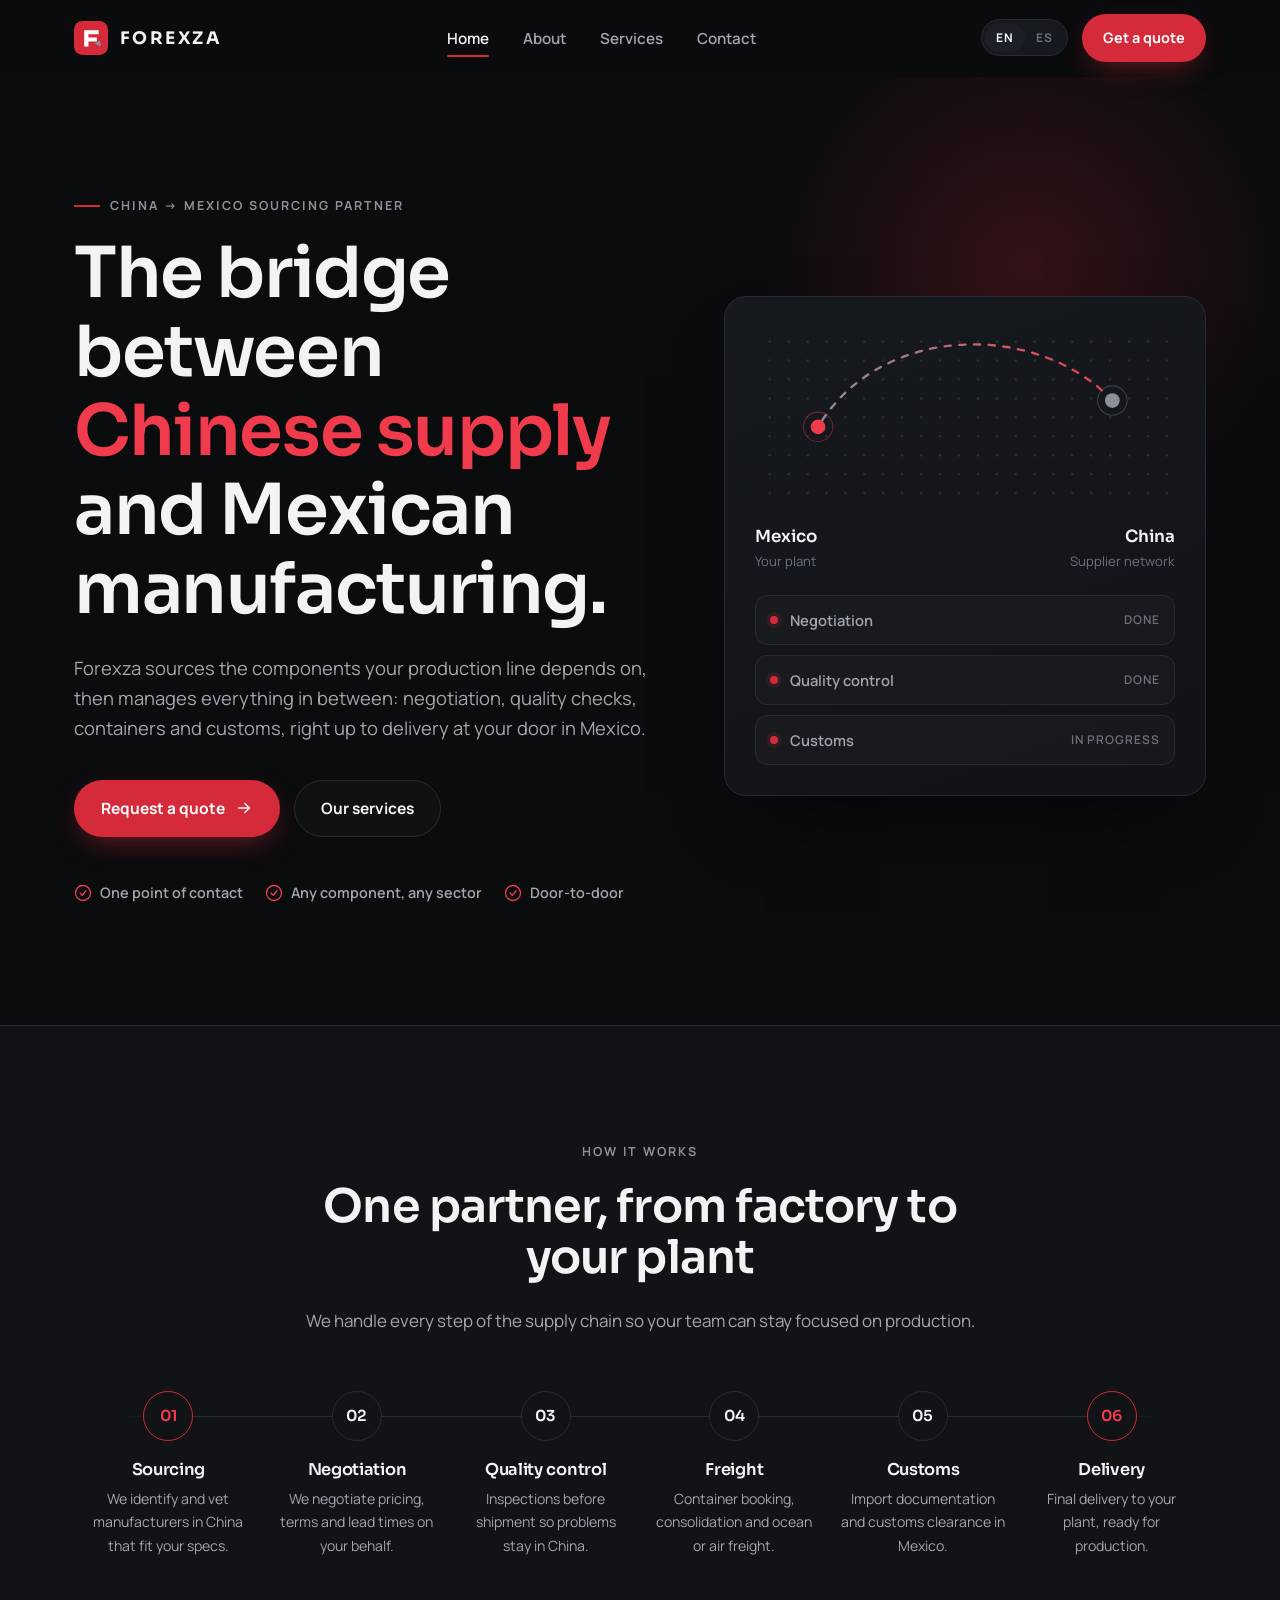
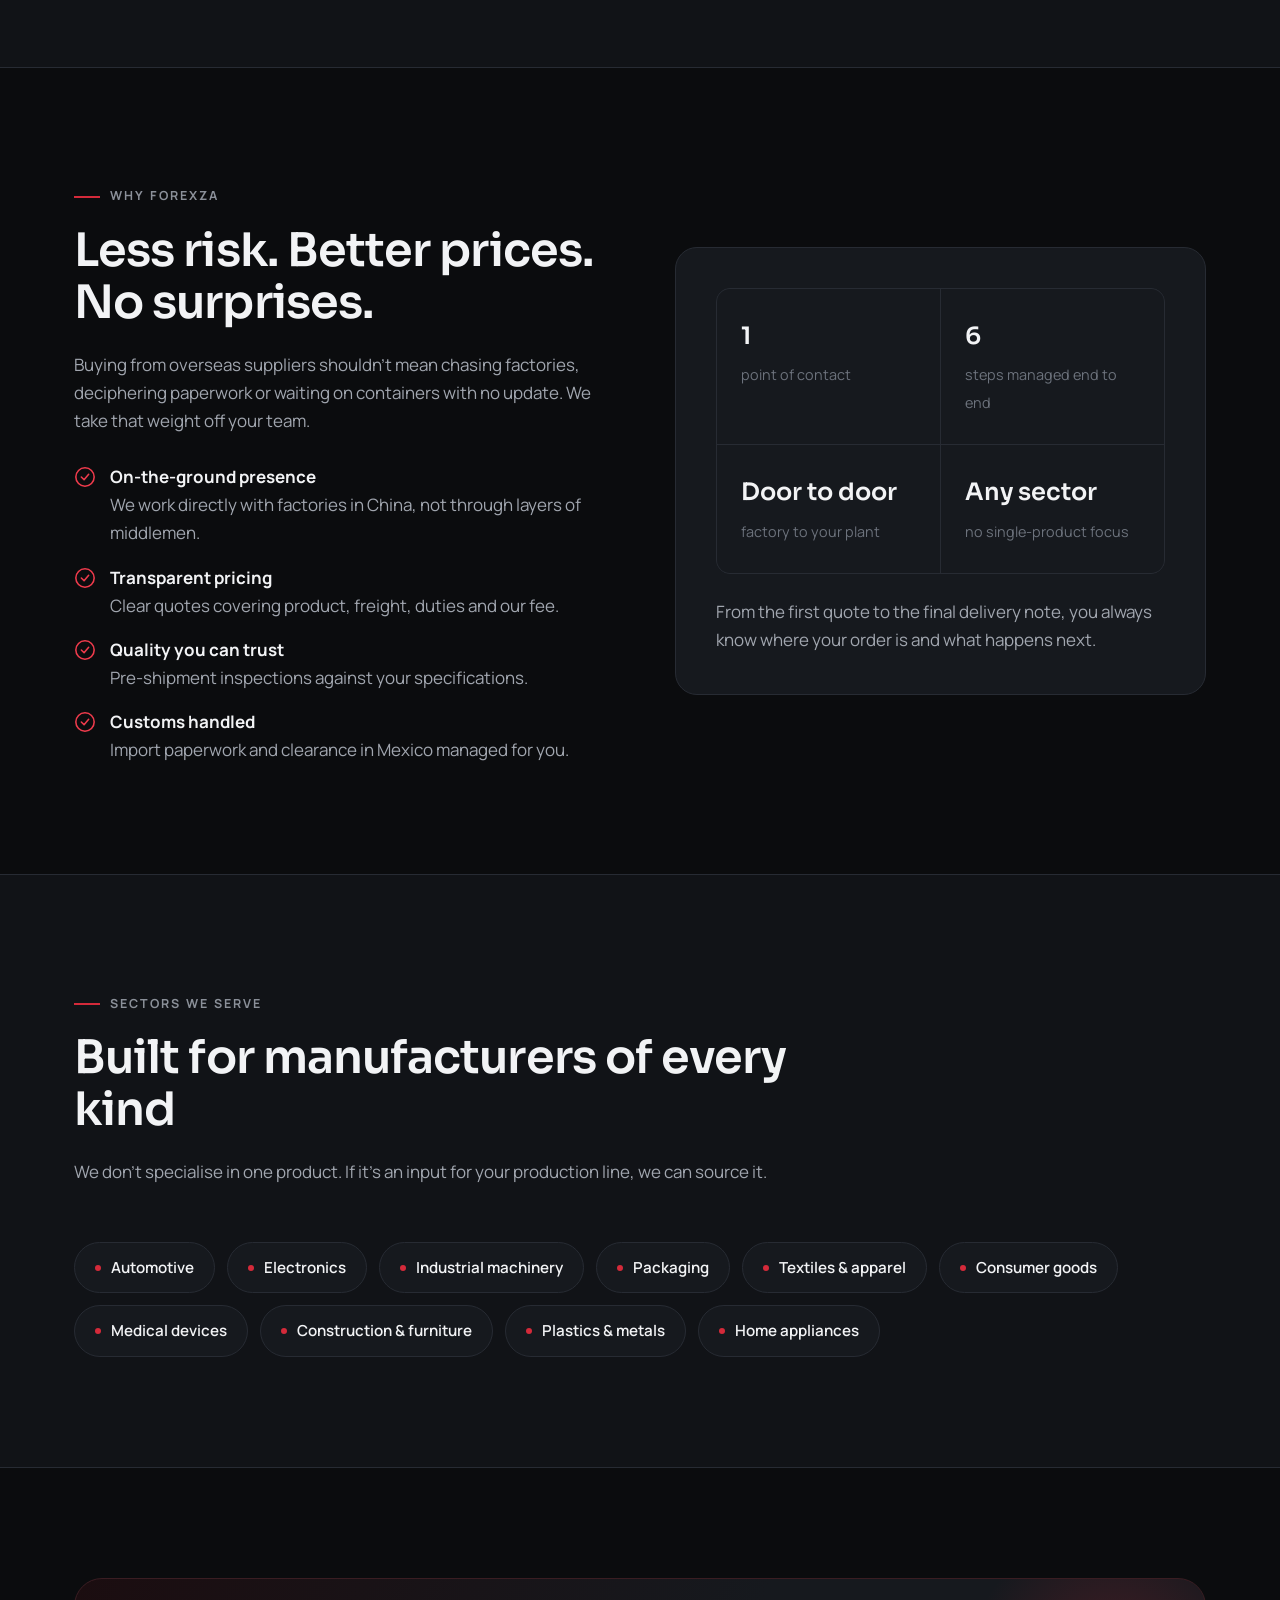
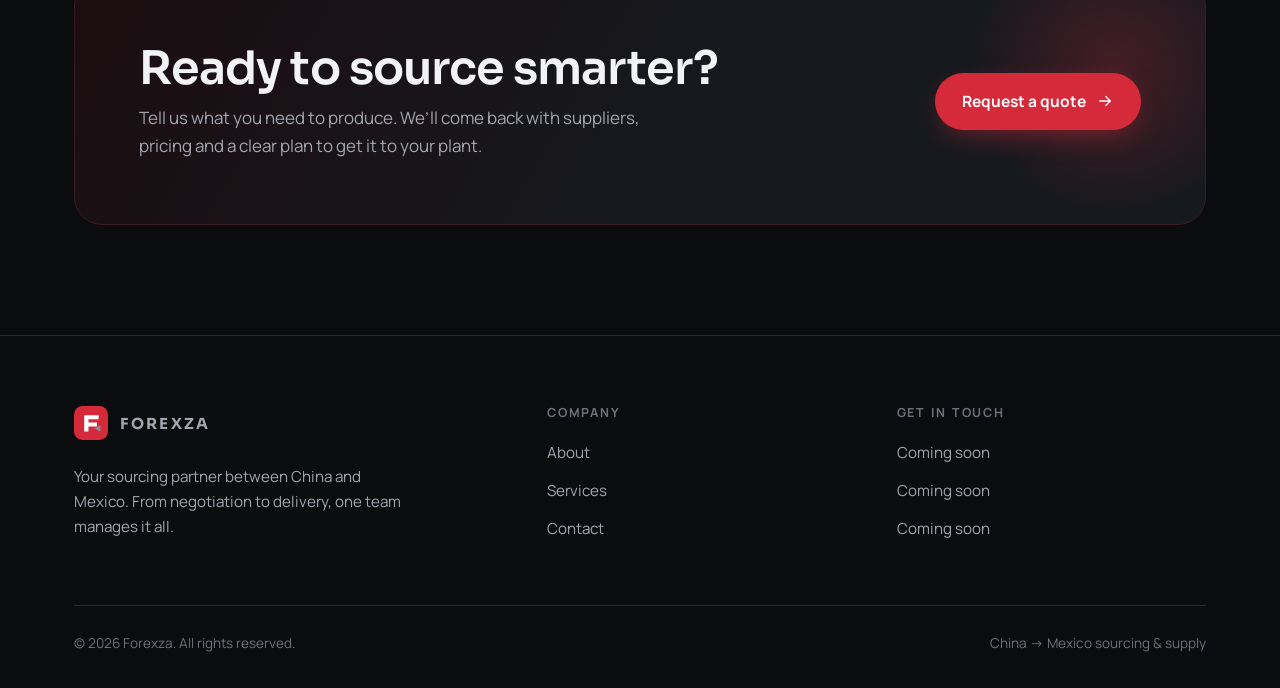
<file: index.html>
<!doctype html>
<html lang="en">
<head>
<meta charset="utf-8">
<meta name="viewport" content="width=device-width, initial-scale=1">
<title>Forexza | China to Mexico Sourcing & Supply</title>
<meta name="description" content="Forexza connects manufacturers in Mexico with suppliers in China, handling sourcing, price negotiation, quality control, freight, customs and delivery.">
<meta name="theme-color" content="#0b0c0e">
<meta property="og:title" content="Forexza | China to Mexico Sourcing & Supply">
<meta property="og:description" content="Forexza connects manufacturers in Mexico with suppliers in China, handling sourcing, price negotiation, quality control, freight, customs and delivery.">
<meta property="og:type" content="website">
<link rel="icon" href="/assets/favicon.svg" type="image/svg+xml">
<link rel="preconnect" href="https://fonts.googleapis.com">
<link rel="preconnect" href="https://fonts.gstatic.com" crossorigin>
<link href="https://fonts.googleapis.com/css2?family=Manrope:wght@400;500;600;700&family=Sora:wght@500;600;700&display=swap" rel="stylesheet">
<link rel="stylesheet" href="/assets/styles.css">
</head>
<body>
<header class="site-header">
  <div class="container nav">
    <a href="/" class="logo" aria-label="Forexza home"><svg class="logo-mark" viewBox="0 0 40 40" aria-hidden="true"><rect width="40" height="40" rx="10" fill="#d42a3a"/><path d="M12 11h17v4.5H17v4h10v4.5H17V30h-5z" fill="#fff"/><path d="M24 26.5 31 30v-7z" fill="#8b9099"/></svg><span class="word">FOREXZA</span></a>
    <ul class="nav-links" id="nav-links"><li><a href="/" class="active" data-i18n="nav.home">Home</a></li><li><a href="/about" class="" data-i18n="nav.about">About</a></li><li><a href="/services" class="" data-i18n="nav.services">Services</a></li><li><a href="/contact" class="" data-i18n="nav.contact">Contact</a></li></ul>
    <div class="nav-actions">
      <div class="lang-toggle" role="group" aria-label="Language">
        <button type="button" data-lang="en" class="on">EN</button><button type="button" data-lang="es">ES</button>
      </div>
      <a href="/contact" class="btn btn-primary"><span data-i18n="nav.cta">Get a quote</span></a>
      <button class="menu-btn" id="menu-btn" aria-label="Open menu" aria-expanded="false" aria-controls="nav-links"><svg viewBox="0 0 24 24" fill="none" stroke="currentColor" stroke-width="1.7" stroke-linecap="round" stroke-linejoin="round" aria-hidden="true"><path d="M4 7h16M4 12h16M4 17h16"/></svg></button>
    </div>
  </div>
</header>
<main>
<section class="hero">
  <div class="container hero-grid">
    <div class="reveal">
      <span class="eyebrow" data-i18n="home.eyebrow">China → Mexico sourcing partner</span>
      <h1 data-i18n-html="home.h1">The bridge between <span class="accent">Chinese supply</span> and Mexican manufacturing.</h1>
      <p class="lead" data-i18n="home.lead">Forexza sources the components your production line depends on, then manages everything in between: negotiation, quality checks, containers and customs, right up to delivery at your door in Mexico.</p>
      <div class="btn-row">
        <a href="/contact" class="btn btn-primary"><span data-i18n="home.cta1">Request a quote</span> <svg viewBox="0 0 24 24" fill="none" stroke="currentColor" stroke-width="1.7" stroke-linecap="round" stroke-linejoin="round" aria-hidden="true"><path d="M5 12h14"/><path d="m13 6 6 6-6 6"/></svg></a>
        <a href="/services" class="btn btn-ghost"><span data-i18n="home.cta2">Our services</span></a>
      </div>
      <div class="hero-badges">
        <span><svg viewBox="0 0 24 24" fill="none" stroke="currentColor" stroke-width="1.7" stroke-linecap="round" stroke-linejoin="round" aria-hidden="true"><circle cx="12" cy="12" r="10"/><path d="m8 12 3 3 5-6"/></svg><span data-i18n="home.b1">One point of contact</span></span>
        <span><svg viewBox="0 0 24 24" fill="none" stroke="currentColor" stroke-width="1.7" stroke-linecap="round" stroke-linejoin="round" aria-hidden="true"><circle cx="12" cy="12" r="10"/><path d="m8 12 3 3 5-6"/></svg><span data-i18n="home.b2">Any component, any sector</span></span>
        <span><svg viewBox="0 0 24 24" fill="none" stroke="currentColor" stroke-width="1.7" stroke-linecap="round" stroke-linejoin="round" aria-hidden="true"><circle cx="12" cy="12" r="10"/><path d="m8 12 3 3 5-6"/></svg><span data-i18n="home.b3">Door-to-door</span></span>
      </div>
    </div>
    <div class="route-card reveal" aria-hidden="true">
      <svg class="route-svg" viewBox="0 0 400 170" fill="none">
        <defs><linearGradient id="rg" x1="0" x2="1"><stop offset="0" stop-color="#8b9099"/><stop offset="1" stop-color="#ef3b4c"/></linearGradient></defs>
        <g fill="#272b33"><circle cx="14" cy="14" r="1.4"/><circle cx="14" cy="32" r="1.4"/><circle cx="14" cy="50" r="1.4"/><circle cx="14" cy="68" r="1.4"/><circle cx="14" cy="86" r="1.4"/><circle cx="14" cy="104" r="1.4"/><circle cx="14" cy="122" r="1.4"/><circle cx="14" cy="140" r="1.4"/><circle cx="14" cy="158" r="1.4"/><circle cx="32" cy="14" r="1.4"/><circle cx="32" cy="32" r="1.4"/><circle cx="32" cy="50" r="1.4"/><circle cx="32" cy="68" r="1.4"/><circle cx="32" cy="86" r="1.4"/><circle cx="32" cy="104" r="1.4"/><circle cx="32" cy="122" r="1.4"/><circle cx="32" cy="140" r="1.4"/><circle cx="32" cy="158" r="1.4"/><circle cx="50" cy="14" r="1.4"/><circle cx="50" cy="32" r="1.4"/><circle cx="50" cy="50" r="1.4"/><circle cx="50" cy="68" r="1.4"/><circle cx="50" cy="86" r="1.4"/><circle cx="50" cy="104" r="1.4"/><circle cx="50" cy="122" r="1.4"/><circle cx="50" cy="140" r="1.4"/><circle cx="50" cy="158" r="1.4"/><circle cx="68" cy="14" r="1.4"/><circle cx="68" cy="32" r="1.4"/><circle cx="68" cy="50" r="1.4"/><circle cx="68" cy="68" r="1.4"/><circle cx="68" cy="86" r="1.4"/><circle cx="68" cy="104" r="1.4"/><circle cx="68" cy="122" r="1.4"/><circle cx="68" cy="140" r="1.4"/><circle cx="68" cy="158" r="1.4"/><circle cx="86" cy="14" r="1.4"/><circle cx="86" cy="32" r="1.4"/><circle cx="86" cy="50" r="1.4"/><circle cx="86" cy="68" r="1.4"/><circle cx="86" cy="86" r="1.4"/><circle cx="86" cy="104" r="1.4"/><circle cx="86" cy="122" r="1.4"/><circle cx="86" cy="140" r="1.4"/><circle cx="86" cy="158" r="1.4"/><circle cx="104" cy="14" r="1.4"/><circle cx="104" cy="32" r="1.4"/><circle cx="104" cy="50" r="1.4"/><circle cx="104" cy="68" r="1.4"/><circle cx="104" cy="86" r="1.4"/><circle cx="104" cy="104" r="1.4"/><circle cx="104" cy="122" r="1.4"/><circle cx="104" cy="140" r="1.4"/><circle cx="104" cy="158" r="1.4"/><circle cx="122" cy="14" r="1.4"/><circle cx="122" cy="32" r="1.4"/><circle cx="122" cy="50" r="1.4"/><circle cx="122" cy="68" r="1.4"/><circle cx="122" cy="86" r="1.4"/><circle cx="122" cy="104" r="1.4"/><circle cx="122" cy="122" r="1.4"/><circle cx="122" cy="140" r="1.4"/><circle cx="122" cy="158" r="1.4"/><circle cx="140" cy="14" r="1.4"/><circle cx="140" cy="32" r="1.4"/><circle cx="140" cy="50" r="1.4"/><circle cx="140" cy="68" r="1.4"/><circle cx="140" cy="86" r="1.4"/><circle cx="140" cy="104" r="1.4"/><circle cx="140" cy="122" r="1.4"/><circle cx="140" cy="140" r="1.4"/><circle cx="140" cy="158" r="1.4"/><circle cx="158" cy="14" r="1.4"/><circle cx="158" cy="32" r="1.4"/><circle cx="158" cy="50" r="1.4"/><circle cx="158" cy="68" r="1.4"/><circle cx="158" cy="86" r="1.4"/><circle cx="158" cy="104" r="1.4"/><circle cx="158" cy="122" r="1.4"/><circle cx="158" cy="140" r="1.4"/><circle cx="158" cy="158" r="1.4"/><circle cx="176" cy="14" r="1.4"/><circle cx="176" cy="32" r="1.4"/><circle cx="176" cy="50" r="1.4"/><circle cx="176" cy="68" r="1.4"/><circle cx="176" cy="86" r="1.4"/><circle cx="176" cy="104" r="1.4"/><circle cx="176" cy="122" r="1.4"/><circle cx="176" cy="140" r="1.4"/><circle cx="176" cy="158" r="1.4"/><circle cx="194" cy="14" r="1.4"/><circle cx="194" cy="32" r="1.4"/><circle cx="194" cy="50" r="1.4"/><circle cx="194" cy="68" r="1.4"/><circle cx="194" cy="86" r="1.4"/><circle cx="194" cy="104" r="1.4"/><circle cx="194" cy="122" r="1.4"/><circle cx="194" cy="140" r="1.4"/><circle cx="194" cy="158" r="1.4"/><circle cx="212" cy="14" r="1.4"/><circle cx="212" cy="32" r="1.4"/><circle cx="212" cy="50" r="1.4"/><circle cx="212" cy="68" r="1.4"/><circle cx="212" cy="86" r="1.4"/><circle cx="212" cy="104" r="1.4"/><circle cx="212" cy="122" r="1.4"/><circle cx="212" cy="140" r="1.4"/><circle cx="212" cy="158" r="1.4"/><circle cx="230" cy="14" r="1.4"/><circle cx="230" cy="32" r="1.4"/><circle cx="230" cy="50" r="1.4"/><circle cx="230" cy="68" r="1.4"/><circle cx="230" cy="86" r="1.4"/><circle cx="230" cy="104" r="1.4"/><circle cx="230" cy="122" r="1.4"/><circle cx="230" cy="140" r="1.4"/><circle cx="230" cy="158" r="1.4"/><circle cx="248" cy="14" r="1.4"/><circle cx="248" cy="32" r="1.4"/><circle cx="248" cy="50" r="1.4"/><circle cx="248" cy="68" r="1.4"/><circle cx="248" cy="86" r="1.4"/><circle cx="248" cy="104" r="1.4"/><circle cx="248" cy="122" r="1.4"/><circle cx="248" cy="140" r="1.4"/><circle cx="248" cy="158" r="1.4"/><circle cx="266" cy="14" r="1.4"/><circle cx="266" cy="32" r="1.4"/><circle cx="266" cy="50" r="1.4"/><circle cx="266" cy="68" r="1.4"/><circle cx="266" cy="86" r="1.4"/><circle cx="266" cy="104" r="1.4"/><circle cx="266" cy="122" r="1.4"/><circle cx="266" cy="140" r="1.4"/><circle cx="266" cy="158" r="1.4"/><circle cx="284" cy="14" r="1.4"/><circle cx="284" cy="32" r="1.4"/><circle cx="284" cy="50" r="1.4"/><circle cx="284" cy="68" r="1.4"/><circle cx="284" cy="86" r="1.4"/><circle cx="284" cy="104" r="1.4"/><circle cx="284" cy="122" r="1.4"/><circle cx="284" cy="140" r="1.4"/><circle cx="284" cy="158" r="1.4"/><circle cx="302" cy="14" r="1.4"/><circle cx="302" cy="32" r="1.4"/><circle cx="302" cy="50" r="1.4"/><circle cx="302" cy="68" r="1.4"/><circle cx="302" cy="86" r="1.4"/><circle cx="302" cy="104" r="1.4"/><circle cx="302" cy="122" r="1.4"/><circle cx="302" cy="140" r="1.4"/><circle cx="302" cy="158" r="1.4"/><circle cx="320" cy="14" r="1.4"/><circle cx="320" cy="32" r="1.4"/><circle cx="320" cy="50" r="1.4"/><circle cx="320" cy="68" r="1.4"/><circle cx="320" cy="86" r="1.4"/><circle cx="320" cy="104" r="1.4"/><circle cx="320" cy="122" r="1.4"/><circle cx="320" cy="140" r="1.4"/><circle cx="320" cy="158" r="1.4"/><circle cx="338" cy="14" r="1.4"/><circle cx="338" cy="32" r="1.4"/><circle cx="338" cy="50" r="1.4"/><circle cx="338" cy="68" r="1.4"/><circle cx="338" cy="86" r="1.4"/><circle cx="338" cy="104" r="1.4"/><circle cx="338" cy="122" r="1.4"/><circle cx="338" cy="140" r="1.4"/><circle cx="338" cy="158" r="1.4"/><circle cx="356" cy="14" r="1.4"/><circle cx="356" cy="32" r="1.4"/><circle cx="356" cy="50" r="1.4"/><circle cx="356" cy="68" r="1.4"/><circle cx="356" cy="86" r="1.4"/><circle cx="356" cy="104" r="1.4"/><circle cx="356" cy="122" r="1.4"/><circle cx="356" cy="140" r="1.4"/><circle cx="356" cy="158" r="1.4"/><circle cx="374" cy="14" r="1.4"/><circle cx="374" cy="32" r="1.4"/><circle cx="374" cy="50" r="1.4"/><circle cx="374" cy="68" r="1.4"/><circle cx="374" cy="86" r="1.4"/><circle cx="374" cy="104" r="1.4"/><circle cx="374" cy="122" r="1.4"/><circle cx="374" cy="140" r="1.4"/><circle cx="374" cy="158" r="1.4"/><circle cx="392" cy="14" r="1.4"/><circle cx="392" cy="32" r="1.4"/><circle cx="392" cy="50" r="1.4"/><circle cx="392" cy="68" r="1.4"/><circle cx="392" cy="86" r="1.4"/><circle cx="392" cy="104" r="1.4"/><circle cx="392" cy="122" r="1.4"/><circle cx="392" cy="140" r="1.4"/><circle cx="392" cy="158" r="1.4"/></g>
        <path class="route-path" d="M340 70 C 270 -5, 120 -5, 60 95" stroke="url(#rg)" stroke-width="2.2" stroke-linecap="round"/>
        <circle cx="340" cy="70" r="7" fill="#8b9099"/><circle cx="340" cy="70" r="14" stroke="#8b9099" stroke-opacity=".35"/>
        <circle cx="60" cy="95" r="7" fill="#ef3b4c"/><circle cx="60" cy="95" r="14" stroke="#ef3b4c" stroke-opacity=".4"/>
      </svg>
      <div class="route-legend">
        <div><strong data-i18n="home.mx">Mexico</strong><span data-i18n="home.mx.s">Your plant</span></div>
        <div style="text-align:right"><strong data-i18n="home.cn">China</strong><span data-i18n="home.cn.s">Supplier network</span></div>
      </div>
      <div class="route-steps">
        <div class="route-step"><i></i><span data-i18n="home.s2.h">Negotiation</span><em data-i18n="home.r1">Done</em></div>
        <div class="route-step"><i></i><span data-i18n="home.s3.h">Quality control</span><em data-i18n="home.r1">Done</em></div>
        <div class="route-step"><i></i><span data-i18n="home.s5.h">Customs</span><em data-i18n="home.r2">In progress</em></div>
      </div>
    </div>
  </div>
</section>

<section class="section section-alt">
  <div class="container">
    <div class="section-head center reveal">
      <span class="eyebrow" data-i18n="home.proc.e">How it works</span>
      <h2 data-i18n="home.proc.h">One partner, from factory to your plant</h2>
      <p data-i18n="home.proc.p">We handle every step of the supply chain so your team can stay focused on production.</p>
    </div>
    <div class="process"><div class="process-step reveal"><div class="dot">01</div><h3 data-i18n="home.s1.h">Sourcing</h3><p data-i18n="home.s1.p">We identify and vet manufacturers in China that fit your specs.</p></div><div class="process-step reveal"><div class="dot">02</div><h3 data-i18n="home.s2.h">Negotiation</h3><p data-i18n="home.s2.p">We negotiate pricing, terms and lead times on your behalf.</p></div><div class="process-step reveal"><div class="dot">03</div><h3 data-i18n="home.s3.h">Quality control</h3><p data-i18n="home.s3.p">Inspections before shipment so problems stay in China.</p></div><div class="process-step reveal"><div class="dot">04</div><h3 data-i18n="home.s4.h">Freight</h3><p data-i18n="home.s4.p">Container booking, consolidation and ocean or air freight.</p></div><div class="process-step reveal"><div class="dot">05</div><h3 data-i18n="home.s5.h">Customs</h3><p data-i18n="home.s5.p">Import documentation and customs clearance in Mexico.</p></div><div class="process-step reveal"><div class="dot">06</div><h3 data-i18n="home.s6.h">Delivery</h3><p data-i18n="home.s6.p">Final delivery to your plant, ready for production.</p></div></div>
  </div>
</section>

<section class="section">
  <div class="container split">
    <div class="reveal">
      <span class="eyebrow" data-i18n="home.why.e">Why Forexza</span>
      <h2 data-i18n="home.why.h">Less risk. Better prices. No surprises.</h2>
      <p data-i18n="home.why.p">Buying from overseas suppliers shouldn’t mean chasing factories, deciphering paperwork or waiting on containers with no update. We take that weight off your team.</p>
      <ul class="checklist">
        <li><svg viewBox="0 0 24 24" fill="none" stroke="currentColor" stroke-width="1.7" stroke-linecap="round" stroke-linejoin="round" aria-hidden="true"><circle cx="12" cy="12" r="10"/><path d="m8 12 3 3 5-6"/></svg><div><strong data-i18n="home.w1.h">On-the-ground presence</strong><span data-i18n="home.w1.p">We work directly with factories in China, not through layers of middlemen.</span></div></li>
        <li><svg viewBox="0 0 24 24" fill="none" stroke="currentColor" stroke-width="1.7" stroke-linecap="round" stroke-linejoin="round" aria-hidden="true"><circle cx="12" cy="12" r="10"/><path d="m8 12 3 3 5-6"/></svg><div><strong data-i18n="home.w2.h">Transparent pricing</strong><span data-i18n="home.w2.p">Clear quotes covering product, freight, duties and our fee.</span></div></li>
        <li><svg viewBox="0 0 24 24" fill="none" stroke="currentColor" stroke-width="1.7" stroke-linecap="round" stroke-linejoin="round" aria-hidden="true"><circle cx="12" cy="12" r="10"/><path d="m8 12 3 3 5-6"/></svg><div><strong data-i18n="home.w3.h">Quality you can trust</strong><span data-i18n="home.w3.p">Pre-shipment inspections against your specifications.</span></div></li>
        <li><svg viewBox="0 0 24 24" fill="none" stroke="currentColor" stroke-width="1.7" stroke-linecap="round" stroke-linejoin="round" aria-hidden="true"><circle cx="12" cy="12" r="10"/><path d="m8 12 3 3 5-6"/></svg><div><strong data-i18n="home.w4.h">Customs handled</strong><span data-i18n="home.w4.p">Import paperwork and clearance in Mexico managed for you.</span></div></li>
      </ul>
    </div>
    <div class="panel reveal">
      <div class="panel-stat">
        <div><strong>1</strong><span data-i18n="home.st1">point of contact</span></div>
        <div><strong>6</strong><span data-i18n="home.st2">steps managed end to end</span></div>
        <div><strong data-i18n="home.st3b">Door to door</strong><span data-i18n="home.st3">factory to your plant</span></div>
        <div><strong data-i18n="home.st4b">Any sector</strong><span data-i18n="home.st4">no single-product focus</span></div>
      </div>
      <p data-i18n="home.panel.p">From the first quote to the final delivery note, you always know where your order is and what happens next.</p>
    </div>
  </div>
</section>

<section class="section section-alt">
  <div class="container">
    <div class="section-head reveal">
      <span class="eyebrow" data-i18n="home.sec.e">Sectors we serve</span>
      <h2 data-i18n="home.sec.h">Built for manufacturers of every kind</h2>
      <p data-i18n="home.sec.p">We don’t specialise in one product. If it’s an input for your production line, we can source it.</p>
    </div>
    <div class="sectors reveal"><span class="chip"><i></i><span data-i18n="sec.0">Automotive</span></span><span class="chip"><i></i><span data-i18n="sec.1">Electronics</span></span><span class="chip"><i></i><span data-i18n="sec.2">Industrial machinery</span></span><span class="chip"><i></i><span data-i18n="sec.3">Packaging</span></span><span class="chip"><i></i><span data-i18n="sec.4">Textiles &amp; apparel</span></span><span class="chip"><i></i><span data-i18n="sec.5">Consumer goods</span></span><span class="chip"><i></i><span data-i18n="sec.6">Medical devices</span></span><span class="chip"><i></i><span data-i18n="sec.7">Construction &amp; furniture</span></span><span class="chip"><i></i><span data-i18n="sec.8">Plastics &amp; metals</span></span><span class="chip"><i></i><span data-i18n="sec.9">Home appliances</span></span></div>
  </div>
</section>

<div style="height:110px"></div>
<section class="section" style="padding-top:0">
  <div class="container">
    <div class="cta-band reveal">
      <div>
        <h2 data-i18n="cta.h">Ready to source smarter?</h2>
        <p data-i18n="cta.p">Tell us what you need to produce. We’ll come back with suppliers, pricing and a clear plan to get it to your plant.</p>
      </div>
      <a href="/contact" class="btn btn-primary"><span data-i18n="cta.btn">Request a quote</span> <svg viewBox="0 0 24 24" fill="none" stroke="currentColor" stroke-width="1.7" stroke-linecap="round" stroke-linejoin="round" aria-hidden="true"><path d="M5 12h14"/><path d="m13 6 6 6-6 6"/></svg></a>
    </div>
  </div>
</section>

</main>
<footer class="site-footer">
  <div class="container">
    <div class="footer-grid">
      <div>
        <a href="/" class="logo"><svg class="logo-mark" viewBox="0 0 40 40" aria-hidden="true"><rect width="40" height="40" rx="10" fill="#d42a3a"/><path d="M12 11h17v4.5H17v4h10v4.5H17V30h-5z" fill="#fff"/><path d="M24 26.5 31 30v-7z" fill="#8b9099"/></svg><span class="word">FOREXZA</span></a>
        <p data-i18n="ft.blurb">Your sourcing partner between China and Mexico. From negotiation to delivery, one team manages it all.</p>
      </div>
      <div>
        <h4 data-i18n="ft.company">Company</h4>
        <ul>
          <li><a href="/about" data-i18n="nav.about">About</a></li>
          <li><a href="/services" data-i18n="nav.services">Services</a></li>
          <li><a href="/contact" data-i18n="nav.contact">Contact</a></li>
        </ul>
      </div>
      <div>
        <h4 data-i18n="ft.reach">Get in touch</h4>
        <ul>
          <li><a data-config="email" href="#">—</a></li>
          <li><a data-config="phone" href="#">—</a></li>
          <li><span data-config="location" style="color:var(--muted);font-size:.95rem">—</span></li>
        </ul>
      </div>
    </div>
    <div class="footer-bottom">
      <span>© <span id="year">2026</span> Forexza. <span data-i18n="ft.rights">All rights reserved.</span></span>
      <span><span data-i18n="ft.tag">China → Mexico sourcing &amp; supply</span></span>
    </div>
  </div>
</footer>
<script src="/assets/config.js"></script>
<script src="/assets/i18n.js"></script>
<script src="/assets/main.js"></script>
</body>
</html>
</file>
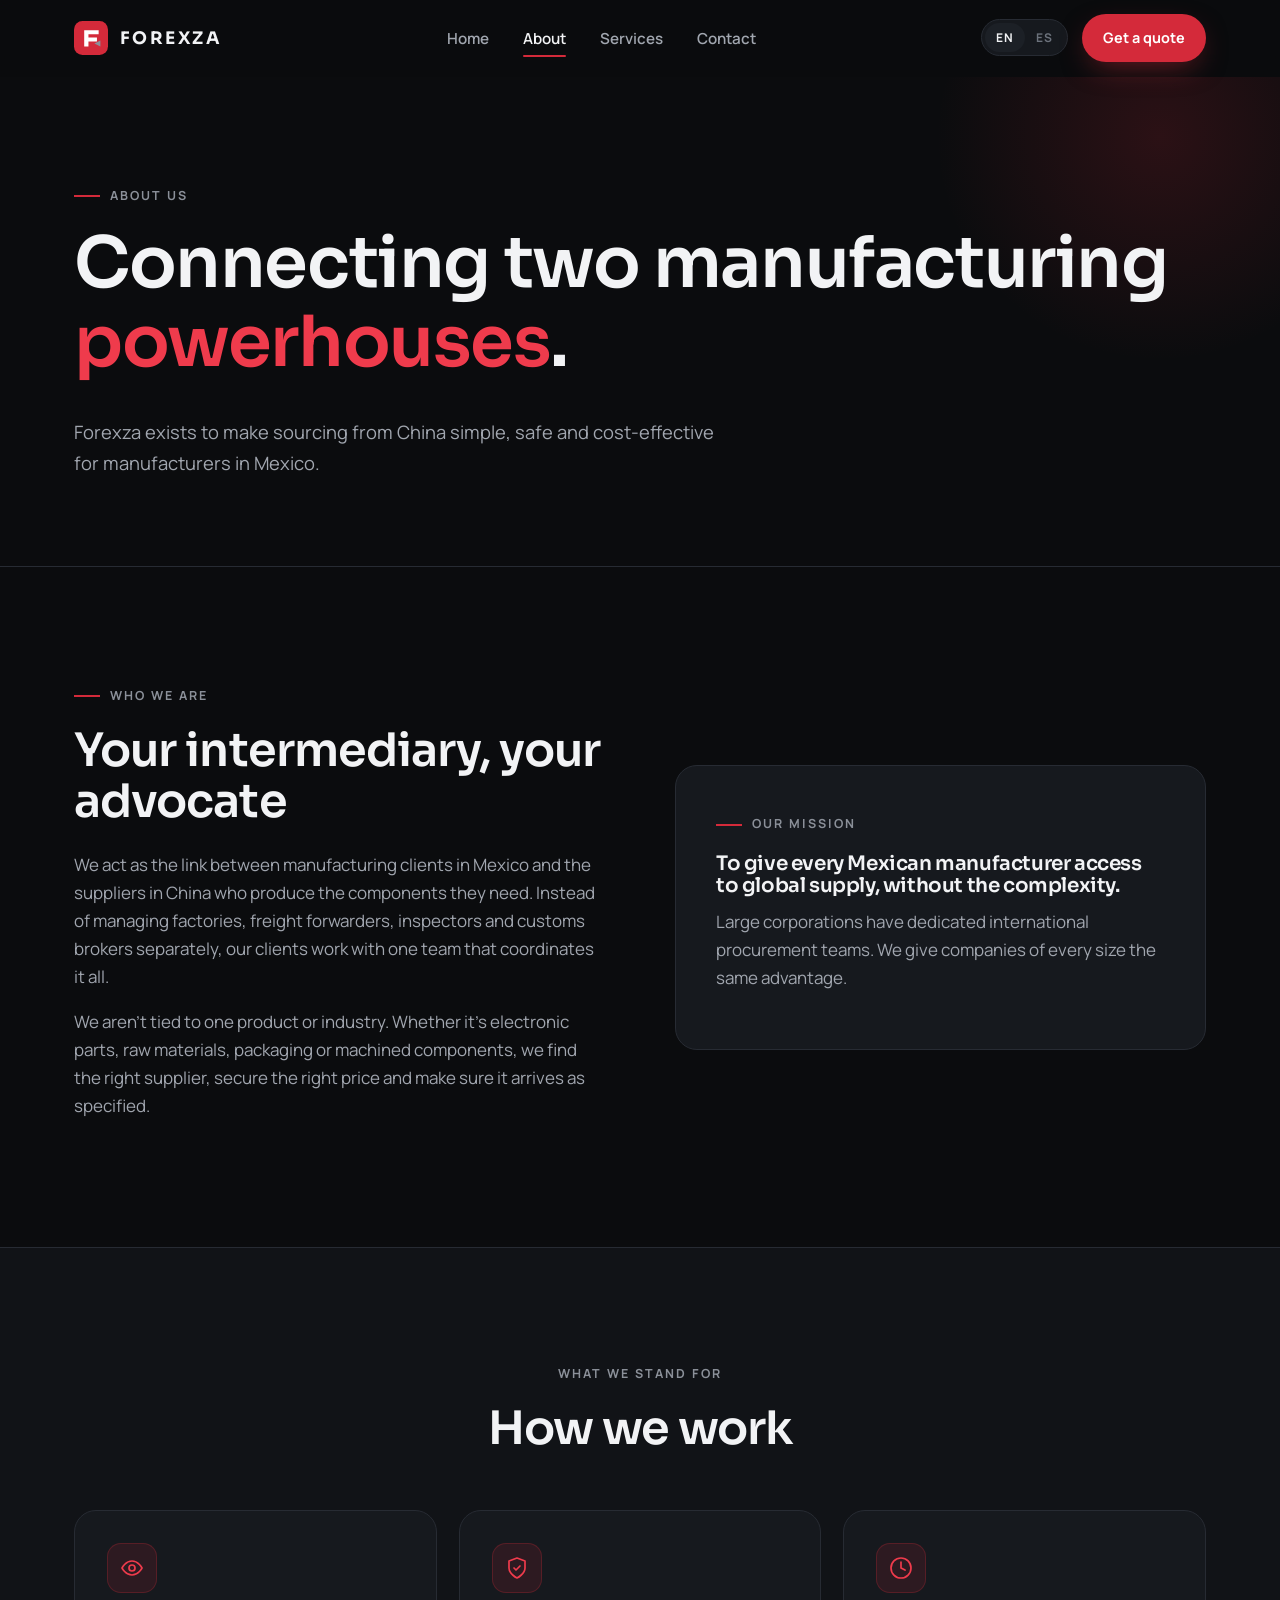
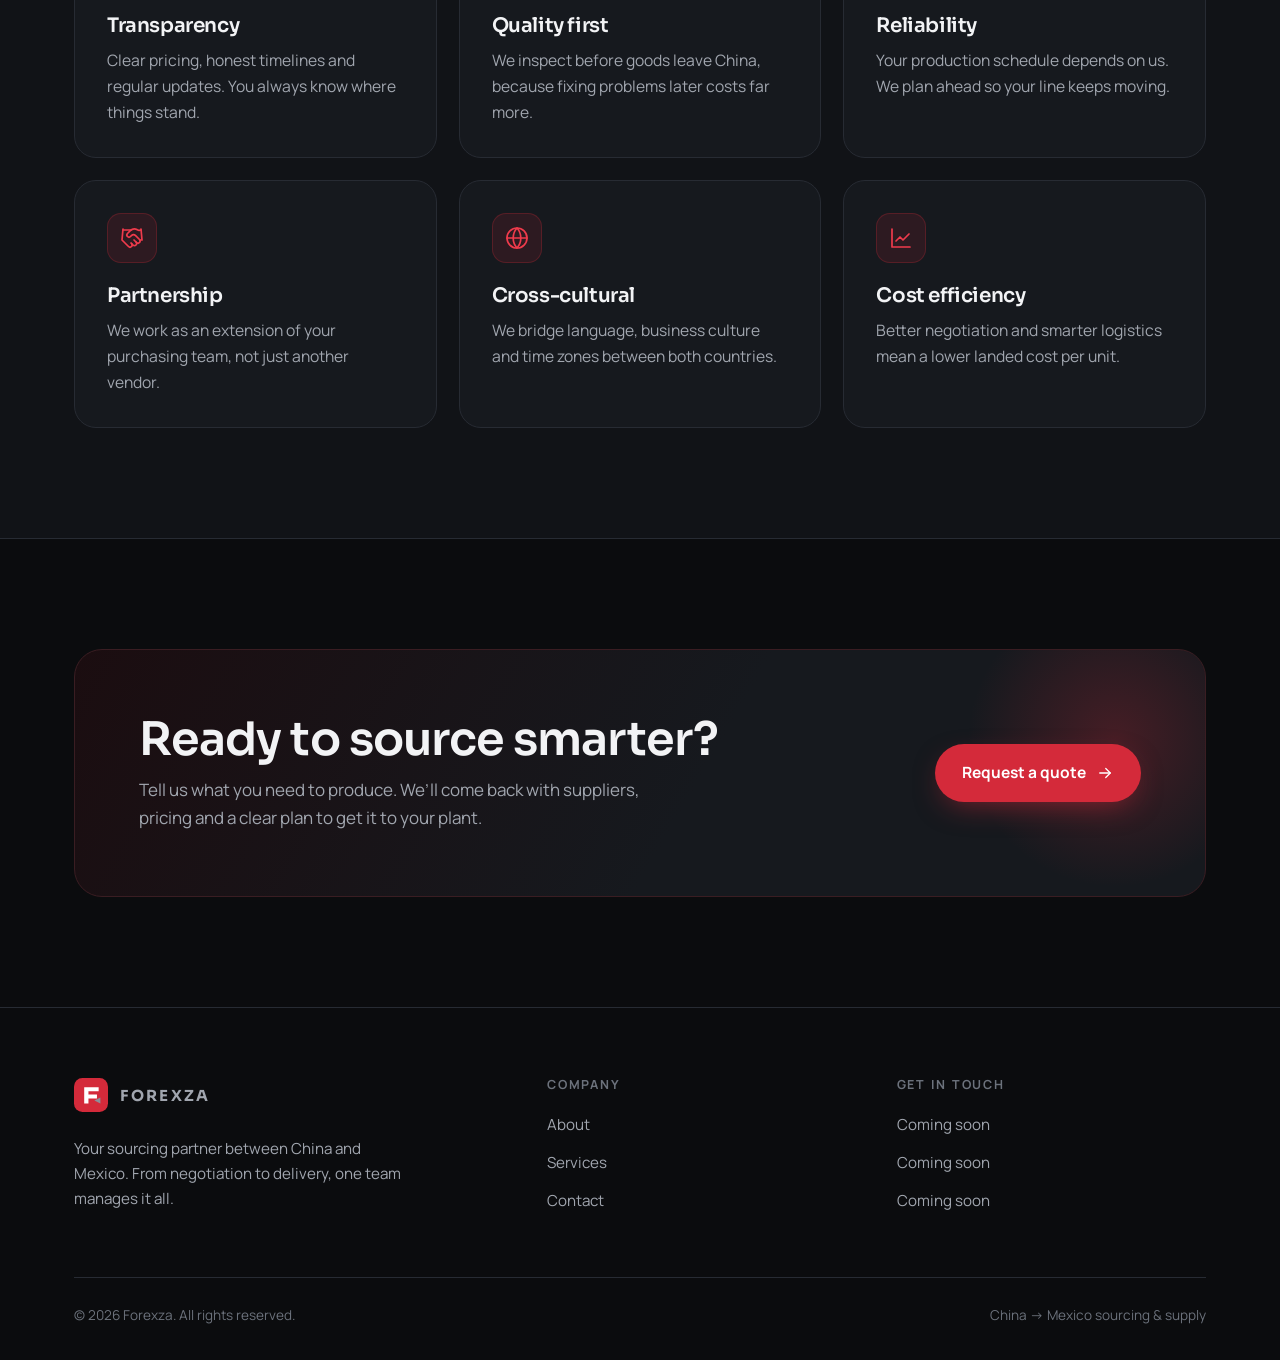
<file: about.html>
<!doctype html>
<html lang="en">
<head>
<meta charset="utf-8">
<meta name="viewport" content="width=device-width, initial-scale=1">
<title>About | Forexza</title>
<meta name="description" content="Who we are: Forexza is the intermediary between Mexican manufacturers and Chinese suppliers.">
<meta name="theme-color" content="#0b0c0e">
<meta property="og:title" content="About | Forexza">
<meta property="og:description" content="Who we are: Forexza is the intermediary between Mexican manufacturers and Chinese suppliers.">
<meta property="og:type" content="website">
<link rel="icon" href="/assets/favicon.svg" type="image/svg+xml">
<link rel="preconnect" href="https://fonts.googleapis.com">
<link rel="preconnect" href="https://fonts.gstatic.com" crossorigin>
<link href="https://fonts.googleapis.com/css2?family=Manrope:wght@400;500;600;700&family=Sora:wght@500;600;700&display=swap" rel="stylesheet">
<link rel="stylesheet" href="/assets/styles.css">
</head>
<body>
<header class="site-header">
  <div class="container nav">
    <a href="/" class="logo" aria-label="Forexza home"><svg class="logo-mark" viewBox="0 0 40 40" aria-hidden="true"><rect width="40" height="40" rx="10" fill="#d42a3a"/><path d="M12 11h17v4.5H17v4h10v4.5H17V30h-5z" fill="#fff"/><path d="M24 26.5 31 30v-7z" fill="#8b9099"/></svg><span class="word">FOREXZA</span></a>
    <ul class="nav-links" id="nav-links"><li><a href="/" class="" data-i18n="nav.home">Home</a></li><li><a href="/about" class="active" data-i18n="nav.about">About</a></li><li><a href="/services" class="" data-i18n="nav.services">Services</a></li><li><a href="/contact" class="" data-i18n="nav.contact">Contact</a></li></ul>
    <div class="nav-actions">
      <div class="lang-toggle" role="group" aria-label="Language">
        <button type="button" data-lang="en" class="on">EN</button><button type="button" data-lang="es">ES</button>
      </div>
      <a href="/contact" class="btn btn-primary"><span data-i18n="nav.cta">Get a quote</span></a>
      <button class="menu-btn" id="menu-btn" aria-label="Open menu" aria-expanded="false" aria-controls="nav-links"><svg viewBox="0 0 24 24" fill="none" stroke="currentColor" stroke-width="1.7" stroke-linecap="round" stroke-linejoin="round" aria-hidden="true"><path d="M4 7h16M4 12h16M4 17h16"/></svg></button>
    </div>
  </div>
</header>
<main>
<section class="page-hero">
  <div class="container">
    <span class="eyebrow" data-i18n="ab.eyebrow">About us</span>
    <h1 data-i18n-html="ab.h1">Connecting two manufacturing <span class="accent">powerhouses</span>.</h1>
    <p class="lead" data-i18n="ab.lead">Forexza exists to make sourcing from China simple, safe and cost-effective for manufacturers in Mexico.</p>
  </div>
</section>

<section class="section">
  <div class="container split">
    <div class="reveal">
      <span class="eyebrow" data-i18n="ab.who.e">Who we are</span>
      <h2 data-i18n="ab.who.h">Your intermediary, your advocate</h2>
      <p data-i18n="ab.who.p1">We act as the link between manufacturing clients in Mexico and the suppliers in China who produce the components they need. Instead of managing factories, freight forwarders, inspectors and customs brokers separately, our clients work with one team that coordinates it all.</p>
      <p data-i18n="ab.who.p2">We aren’t tied to one product or industry. Whether it’s electronic parts, raw materials, packaging or machined components, we find the right supplier, secure the right price and make sure it arrives as specified.</p>
    </div>
    <div class="panel reveal">
      <span class="eyebrow" data-i18n="ab.mis.e">Our mission</span>
      <h3 data-i18n="ab.mis.h">To give every Mexican manufacturer access to global supply, without the complexity.</h3>
      <p data-i18n="ab.mis.p">Large corporations have dedicated international procurement teams. We give companies of every size the same advantage.</p>
    </div>
  </div>
</section>

<section class="section section-alt">
  <div class="container">
    <div class="section-head center reveal">
      <span class="eyebrow" data-i18n="ab.val.e">What we stand for</span>
      <h2 data-i18n="ab.val.h">How we work</h2>
    </div>
    <div class="grid-3"><div class="card reveal"><div class="icon"><svg viewBox="0 0 24 24" fill="none" stroke="currentColor" stroke-width="1.7" stroke-linecap="round" stroke-linejoin="round" aria-hidden="true"><path d="M2 12s3.5-7 10-7 10 7 10 7-3.5 7-10 7S2 12 2 12z"/><circle cx="12" cy="12" r="3"/></svg></div><h3 data-i18n="ab.v1.h">Transparency</h3><p data-i18n="ab.v1.p">Clear pricing, honest timelines and regular updates. You always know where things stand.</p></div><div class="card reveal"><div class="icon"><svg viewBox="0 0 24 24" fill="none" stroke="currentColor" stroke-width="1.7" stroke-linecap="round" stroke-linejoin="round" aria-hidden="true"><path d="M12 22s8-4 8-10V5l-8-3-8 3v7c0 6 8 10 8 10z"/><path d="m9 12 2 2 4-4"/></svg></div><h3 data-i18n="ab.v2.h">Quality first</h3><p data-i18n="ab.v2.p">We inspect before goods leave China, because fixing problems later costs far more.</p></div><div class="card reveal"><div class="icon"><svg viewBox="0 0 24 24" fill="none" stroke="currentColor" stroke-width="1.7" stroke-linecap="round" stroke-linejoin="round" aria-hidden="true"><circle cx="12" cy="12" r="10"/><path d="M12 6v6l4 2"/></svg></div><h3 data-i18n="ab.v3.h">Reliability</h3><p data-i18n="ab.v3.p">Your production schedule depends on us. We plan ahead so your line keeps moving.</p></div><div class="card reveal"><div class="icon"><svg viewBox="0 0 24 24" fill="none" stroke="currentColor" stroke-width="1.7" stroke-linecap="round" stroke-linejoin="round" aria-hidden="true"><path d="m11 17 2 2a1 1 0 1 0 3-3"/><path d="m14 14 2.5 2.5a1 1 0 1 0 3-3l-3.88-3.88a3 3 0 0 0-4.24 0l-.88.88a1 1 0 1 1-3-3l2.81-2.81a5.79 5.79 0 0 1 7.06-.87l.47.28a2 2 0 0 0 1.42.25L21 4"/><path d="m21 3 1 11h-2"/><path d="M3 3 2 14l6.5 6.5a1 1 0 1 0 3-3"/><path d="M3 4h8"/></svg></div><h3 data-i18n="ab.v4.h">Partnership</h3><p data-i18n="ab.v4.p">We work as an extension of your purchasing team, not just another vendor.</p></div><div class="card reveal"><div class="icon"><svg viewBox="0 0 24 24" fill="none" stroke="currentColor" stroke-width="1.7" stroke-linecap="round" stroke-linejoin="round" aria-hidden="true"><circle cx="12" cy="12" r="10"/><path d="M2 12h20"/><path d="M12 2a15 15 0 0 1 0 20 15 15 0 0 1 0-20z"/></svg></div><h3 data-i18n="ab.v5.h">Cross-cultural</h3><p data-i18n="ab.v5.p">We bridge language, business culture and time zones between both countries.</p></div><div class="card reveal"><div class="icon"><svg viewBox="0 0 24 24" fill="none" stroke="currentColor" stroke-width="1.7" stroke-linecap="round" stroke-linejoin="round" aria-hidden="true"><path d="M3 3v18h18"/><path d="m7 15 4-4 3 3 6-6"/></svg></div><h3 data-i18n="ab.v6.h">Cost efficiency</h3><p data-i18n="ab.v6.p">Better negotiation and smarter logistics mean a lower landed cost per unit.</p></div></div>
  </div>
</section>

<div style="height:110px"></div>
<section class="section" style="padding-top:0">
  <div class="container">
    <div class="cta-band reveal">
      <div>
        <h2 data-i18n="cta.h">Ready to source smarter?</h2>
        <p data-i18n="cta.p">Tell us what you need to produce. We’ll come back with suppliers, pricing and a clear plan to get it to your plant.</p>
      </div>
      <a href="/contact" class="btn btn-primary"><span data-i18n="cta.btn">Request a quote</span> <svg viewBox="0 0 24 24" fill="none" stroke="currentColor" stroke-width="1.7" stroke-linecap="round" stroke-linejoin="round" aria-hidden="true"><path d="M5 12h14"/><path d="m13 6 6 6-6 6"/></svg></a>
    </div>
  </div>
</section>

</main>
<footer class="site-footer">
  <div class="container">
    <div class="footer-grid">
      <div>
        <a href="/" class="logo"><svg class="logo-mark" viewBox="0 0 40 40" aria-hidden="true"><rect width="40" height="40" rx="10" fill="#d42a3a"/><path d="M12 11h17v4.5H17v4h10v4.5H17V30h-5z" fill="#fff"/><path d="M24 26.5 31 30v-7z" fill="#8b9099"/></svg><span class="word">FOREXZA</span></a>
        <p data-i18n="ft.blurb">Your sourcing partner between China and Mexico. From negotiation to delivery, one team manages it all.</p>
      </div>
      <div>
        <h4 data-i18n="ft.company">Company</h4>
        <ul>
          <li><a href="/about" data-i18n="nav.about">About</a></li>
          <li><a href="/services" data-i18n="nav.services">Services</a></li>
          <li><a href="/contact" data-i18n="nav.contact">Contact</a></li>
        </ul>
      </div>
      <div>
        <h4 data-i18n="ft.reach">Get in touch</h4>
        <ul>
          <li><a data-config="email" href="#">—</a></li>
          <li><a data-config="phone" href="#">—</a></li>
          <li><span data-config="location" style="color:var(--muted);font-size:.95rem">—</span></li>
        </ul>
      </div>
    </div>
    <div class="footer-bottom">
      <span>© <span id="year">2026</span> Forexza. <span data-i18n="ft.rights">All rights reserved.</span></span>
      <span><span data-i18n="ft.tag">China → Mexico sourcing &amp; supply</span></span>
    </div>
  </div>
</footer>
<script src="/assets/config.js"></script>
<script src="/assets/i18n.js"></script>
<script src="/assets/main.js"></script>
</body>
</html>
</file>
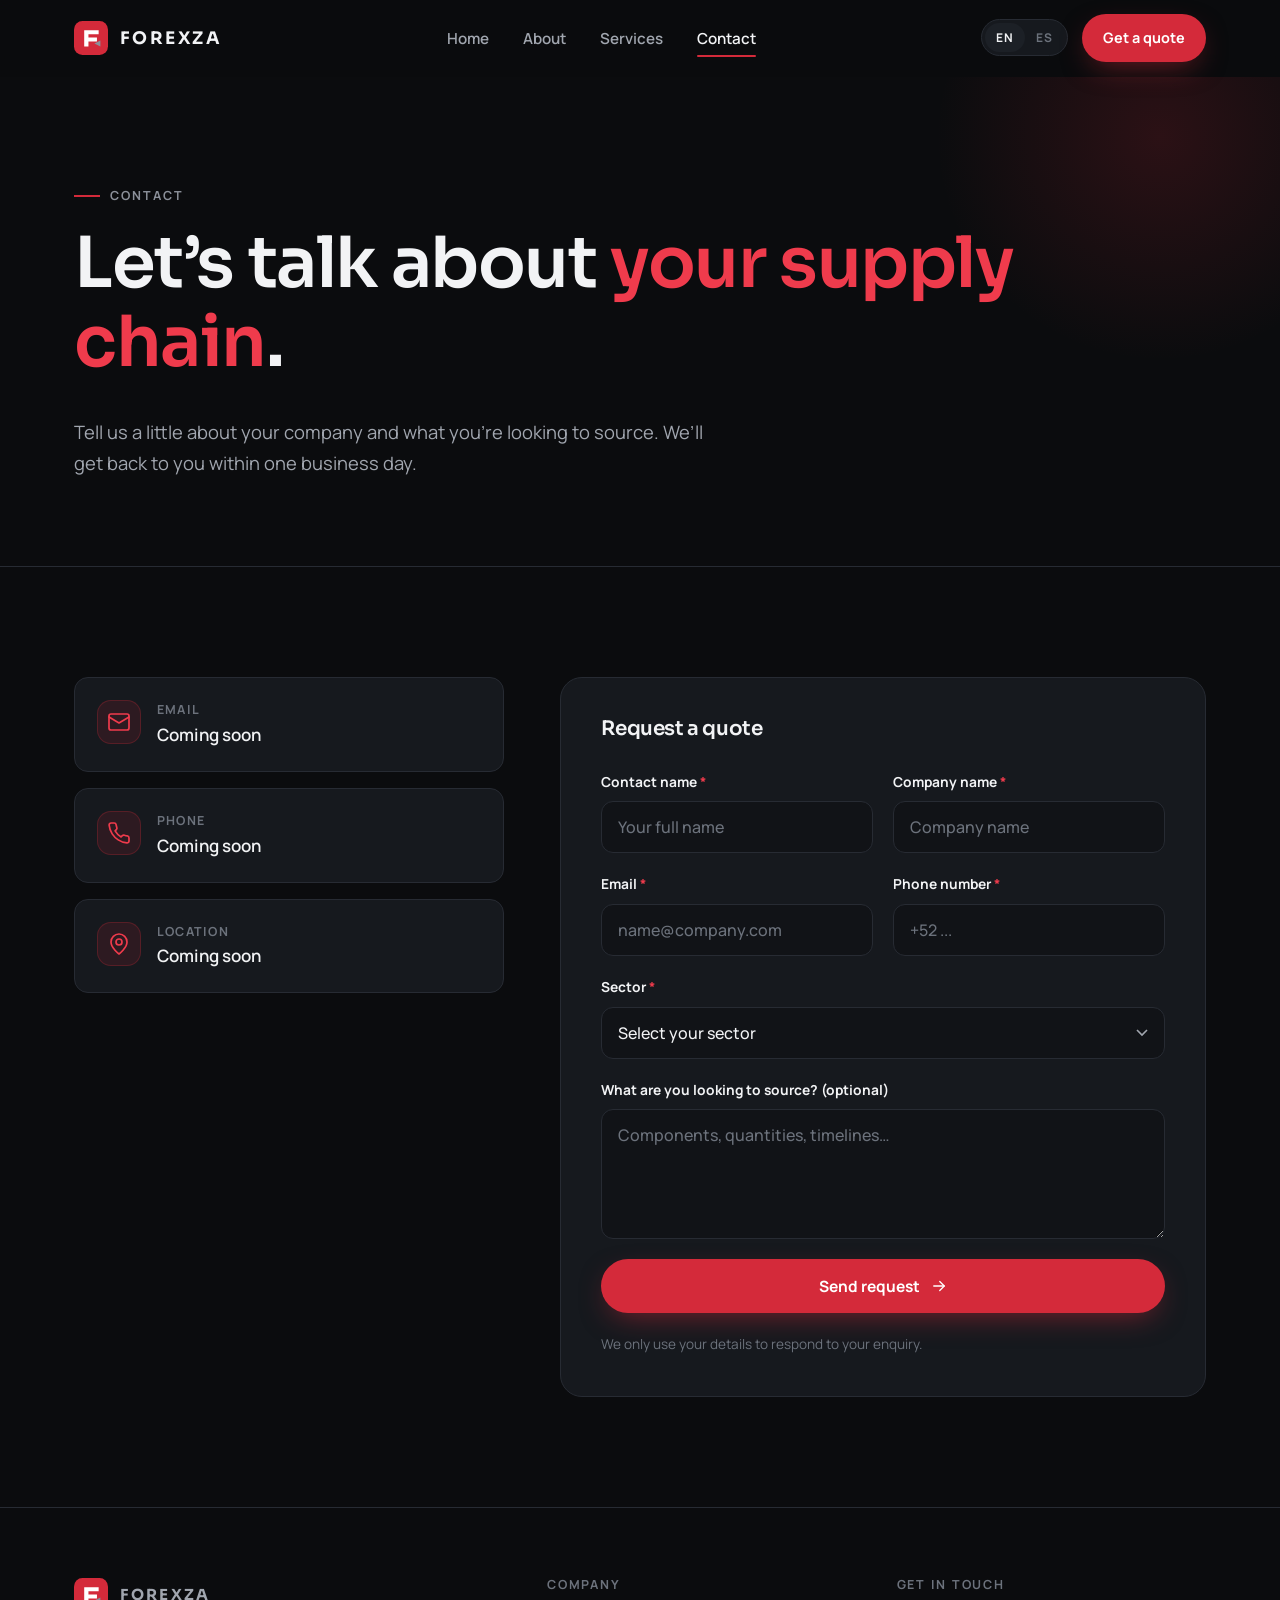
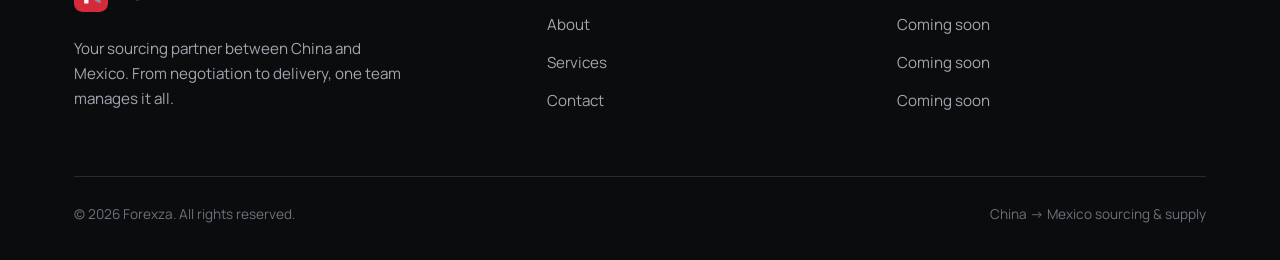
<file: contact.html>
<!doctype html>
<html lang="en">
<head>
<meta charset="utf-8">
<meta name="viewport" content="width=device-width, initial-scale=1">
<title>Contact | Forexza</title>
<meta name="description" content="Request a quote from Forexza for sourcing components from China for your production in Mexico.">
<meta name="theme-color" content="#0b0c0e">
<meta property="og:title" content="Contact | Forexza">
<meta property="og:description" content="Request a quote from Forexza for sourcing components from China for your production in Mexico.">
<meta property="og:type" content="website">
<link rel="icon" href="/assets/favicon.svg" type="image/svg+xml">
<link rel="preconnect" href="https://fonts.googleapis.com">
<link rel="preconnect" href="https://fonts.gstatic.com" crossorigin>
<link href="https://fonts.googleapis.com/css2?family=Manrope:wght@400;500;600;700&family=Sora:wght@500;600;700&display=swap" rel="stylesheet">
<link rel="stylesheet" href="/assets/styles.css">
</head>
<body>
<header class="site-header">
  <div class="container nav">
    <a href="/" class="logo" aria-label="Forexza home"><svg class="logo-mark" viewBox="0 0 40 40" aria-hidden="true"><rect width="40" height="40" rx="10" fill="#d42a3a"/><path d="M12 11h17v4.5H17v4h10v4.5H17V30h-5z" fill="#fff"/><path d="M24 26.5 31 30v-7z" fill="#8b9099"/></svg><span class="word">FOREXZA</span></a>
    <ul class="nav-links" id="nav-links"><li><a href="/" class="" data-i18n="nav.home">Home</a></li><li><a href="/about" class="" data-i18n="nav.about">About</a></li><li><a href="/services" class="" data-i18n="nav.services">Services</a></li><li><a href="/contact" class="active" data-i18n="nav.contact">Contact</a></li></ul>
    <div class="nav-actions">
      <div class="lang-toggle" role="group" aria-label="Language">
        <button type="button" data-lang="en" class="on">EN</button><button type="button" data-lang="es">ES</button>
      </div>
      <a href="/contact" class="btn btn-primary"><span data-i18n="nav.cta">Get a quote</span></a>
      <button class="menu-btn" id="menu-btn" aria-label="Open menu" aria-expanded="false" aria-controls="nav-links"><svg viewBox="0 0 24 24" fill="none" stroke="currentColor" stroke-width="1.7" stroke-linecap="round" stroke-linejoin="round" aria-hidden="true"><path d="M4 7h16M4 12h16M4 17h16"/></svg></button>
    </div>
  </div>
</header>
<main>
<section class="page-hero">
  <div class="container">
    <span class="eyebrow" data-i18n="ct.eyebrow">Contact</span>
    <h1 data-i18n-html="ct.h1">Let’s talk about <span class="accent">your supply chain</span>.</h1>
    <p class="lead" data-i18n="ct.lead">Tell us a little about your company and what you’re looking to source. We’ll get back to you within one business day.</p>
  </div>
</section>
<section class="section">
  <div class="container contact-grid">
    <div class="contact-info reveal">
      <div class="contact-item"><div class="icon"><svg viewBox="0 0 24 24" fill="none" stroke="currentColor" stroke-width="1.7" stroke-linecap="round" stroke-linejoin="round" aria-hidden="true"><rect x="2" y="4" width="20" height="16" rx="2"/><path d="m22 7-10 6L2 7"/></svg></div><div><small data-i18n="ct.email">Email</small><a data-config="email" href="#">—</a></div></div>
      <div class="contact-item"><div class="icon"><svg viewBox="0 0 24 24" fill="none" stroke="currentColor" stroke-width="1.7" stroke-linecap="round" stroke-linejoin="round" aria-hidden="true"><path d="M22 16.92v3a2 2 0 0 1-2.18 2 19.79 19.79 0 0 1-8.63-3.07 19.5 19.5 0 0 1-6-6 19.79 19.79 0 0 1-3.07-8.67A2 2 0 0 1 4.11 2h3a2 2 0 0 1 2 1.72c.13.96.36 1.9.7 2.81a2 2 0 0 1-.45 2.11L8.09 9.91a16 16 0 0 0 6 6l1.27-1.27a2 2 0 0 1 2.11-.45c.9.34 1.85.57 2.81.7A2 2 0 0 1 22 16.92z"/></svg></div><div><small data-i18n="ct.phone">Phone</small><a data-config="phone" href="#">—</a></div></div>
      <div class="contact-item"><div class="icon"><svg viewBox="0 0 24 24" fill="none" stroke="currentColor" stroke-width="1.7" stroke-linecap="round" stroke-linejoin="round" aria-hidden="true"><path d="M20 10c0 6-8 12-8 12s-8-6-8-12a8 8 0 0 1 16 0z"/><circle cx="12" cy="10" r="3"/></svg></div><div><small data-i18n="ct.loc">Location</small><span data-config="location">—</span></div></div>
    </div>
    <form class="panel reveal" id="contact-form" novalidate>
      <h3 data-i18n="ct.form.h">Request a quote</h3>
      <div class="form-row">
        <div class="field"><label for="f-name"><span data-i18n="ct.f.name">Contact name</span> <span class="req">*</span></label><input id="f-name" name="name" required autocomplete="name" data-i18n-ph="ct.ph.name" placeholder="Your full name"></div>
        <div class="field"><label for="f-company"><span data-i18n="ct.f.company">Company name</span> <span class="req">*</span></label><input id="f-company" name="company" required autocomplete="organization" data-i18n-ph="ct.ph.company" placeholder="Company name"></div>
      </div>
      <div class="form-row">
        <div class="field"><label for="f-email"><span data-i18n="ct.f.email">Email</span> <span class="req">*</span></label><input id="f-email" name="email" type="email" required autocomplete="email" placeholder="name@company.com"></div>
        <div class="field"><label for="f-phone"><span data-i18n="ct.f.phone">Phone number</span> <span class="req">*</span></label><input id="f-phone" name="phone" type="tel" required autocomplete="tel" placeholder="+52 ..."></div>
      </div>
      <div class="field"><label for="f-sector"><span data-i18n="ct.f.sector">Sector</span> <span class="req">*</span></label>
        <select id="f-sector" name="sector" required>
          <option value="" disabled selected data-i18n="ct.f.choose">Select your sector</option>
          <option value="Automotive" data-i18n="sec.0">Automotive</option><option value="Electronics" data-i18n="sec.1">Electronics</option><option value="Industrial machinery" data-i18n="sec.2">Industrial machinery</option><option value="Packaging" data-i18n="sec.3">Packaging</option><option value="Textiles &amp; apparel" data-i18n="sec.4">Textiles &amp; apparel</option><option value="Consumer goods" data-i18n="sec.5">Consumer goods</option><option value="Medical devices" data-i18n="sec.6">Medical devices</option><option value="Construction &amp; furniture" data-i18n="sec.7">Construction &amp; furniture</option><option value="Plastics &amp; metals" data-i18n="sec.8">Plastics &amp; metals</option><option value="Home appliances" data-i18n="sec.9">Home appliances</option>
          <option value="Other" data-i18n="sec.other">Other</option>
        </select>
      </div>
      <div class="field"><label for="f-msg" data-i18n="ct.f.msg">What are you looking to source? (optional)</label><textarea id="f-msg" name="message" data-i18n-ph="ct.ph.msg" placeholder="Components, quantities, timelines…"></textarea></div>
      <input type="checkbox" name="botcheck" class="hp" tabindex="-1" autocomplete="off">
      <div class="form-status" id="form-status" role="status"></div>
      <button type="submit" class="btn btn-primary"><span data-i18n="ct.send">Send request</span> <svg viewBox="0 0 24 24" fill="none" stroke="currentColor" stroke-width="1.7" stroke-linecap="round" stroke-linejoin="round" aria-hidden="true"><path d="M5 12h14"/><path d="m13 6 6 6-6 6"/></svg></button>
      <p class="form-note" data-i18n="ct.note">We only use your details to respond to your enquiry.</p>
    </form>
  </div>
</section>

</main>
<footer class="site-footer">
  <div class="container">
    <div class="footer-grid">
      <div>
        <a href="/" class="logo"><svg class="logo-mark" viewBox="0 0 40 40" aria-hidden="true"><rect width="40" height="40" rx="10" fill="#d42a3a"/><path d="M12 11h17v4.5H17v4h10v4.5H17V30h-5z" fill="#fff"/><path d="M24 26.5 31 30v-7z" fill="#8b9099"/></svg><span class="word">FOREXZA</span></a>
        <p data-i18n="ft.blurb">Your sourcing partner between China and Mexico. From negotiation to delivery, one team manages it all.</p>
      </div>
      <div>
        <h4 data-i18n="ft.company">Company</h4>
        <ul>
          <li><a href="/about" data-i18n="nav.about">About</a></li>
          <li><a href="/services" data-i18n="nav.services">Services</a></li>
          <li><a href="/contact" data-i18n="nav.contact">Contact</a></li>
        </ul>
      </div>
      <div>
        <h4 data-i18n="ft.reach">Get in touch</h4>
        <ul>
          <li><a data-config="email" href="#">—</a></li>
          <li><a data-config="phone" href="#">—</a></li>
          <li><span data-config="location" style="color:var(--muted);font-size:.95rem">—</span></li>
        </ul>
      </div>
    </div>
    <div class="footer-bottom">
      <span>© <span id="year">2026</span> Forexza. <span data-i18n="ft.rights">All rights reserved.</span></span>
      <span><span data-i18n="ft.tag">China → Mexico sourcing &amp; supply</span></span>
    </div>
  </div>
</footer>
<script src="/assets/config.js"></script>
<script src="/assets/i18n.js"></script>
<script src="/assets/main.js"></script>
</body>
</html>
</file>
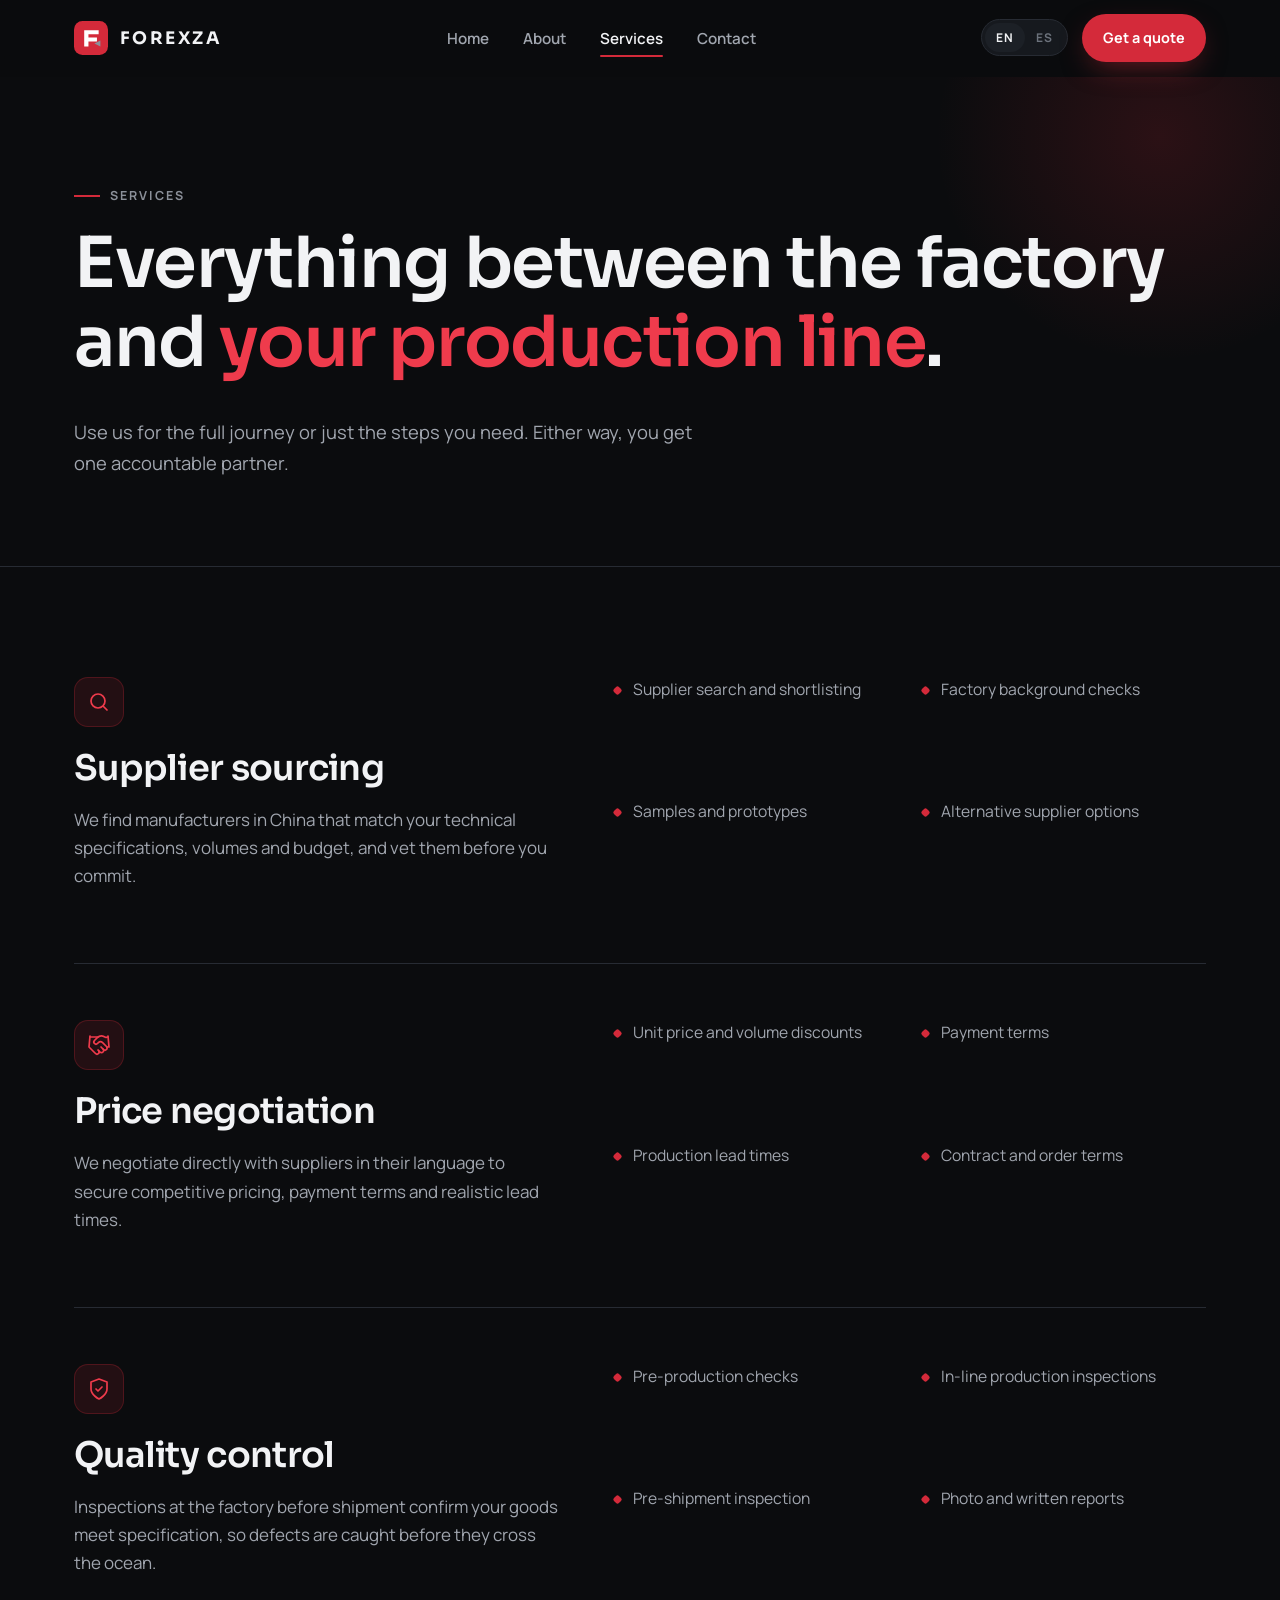
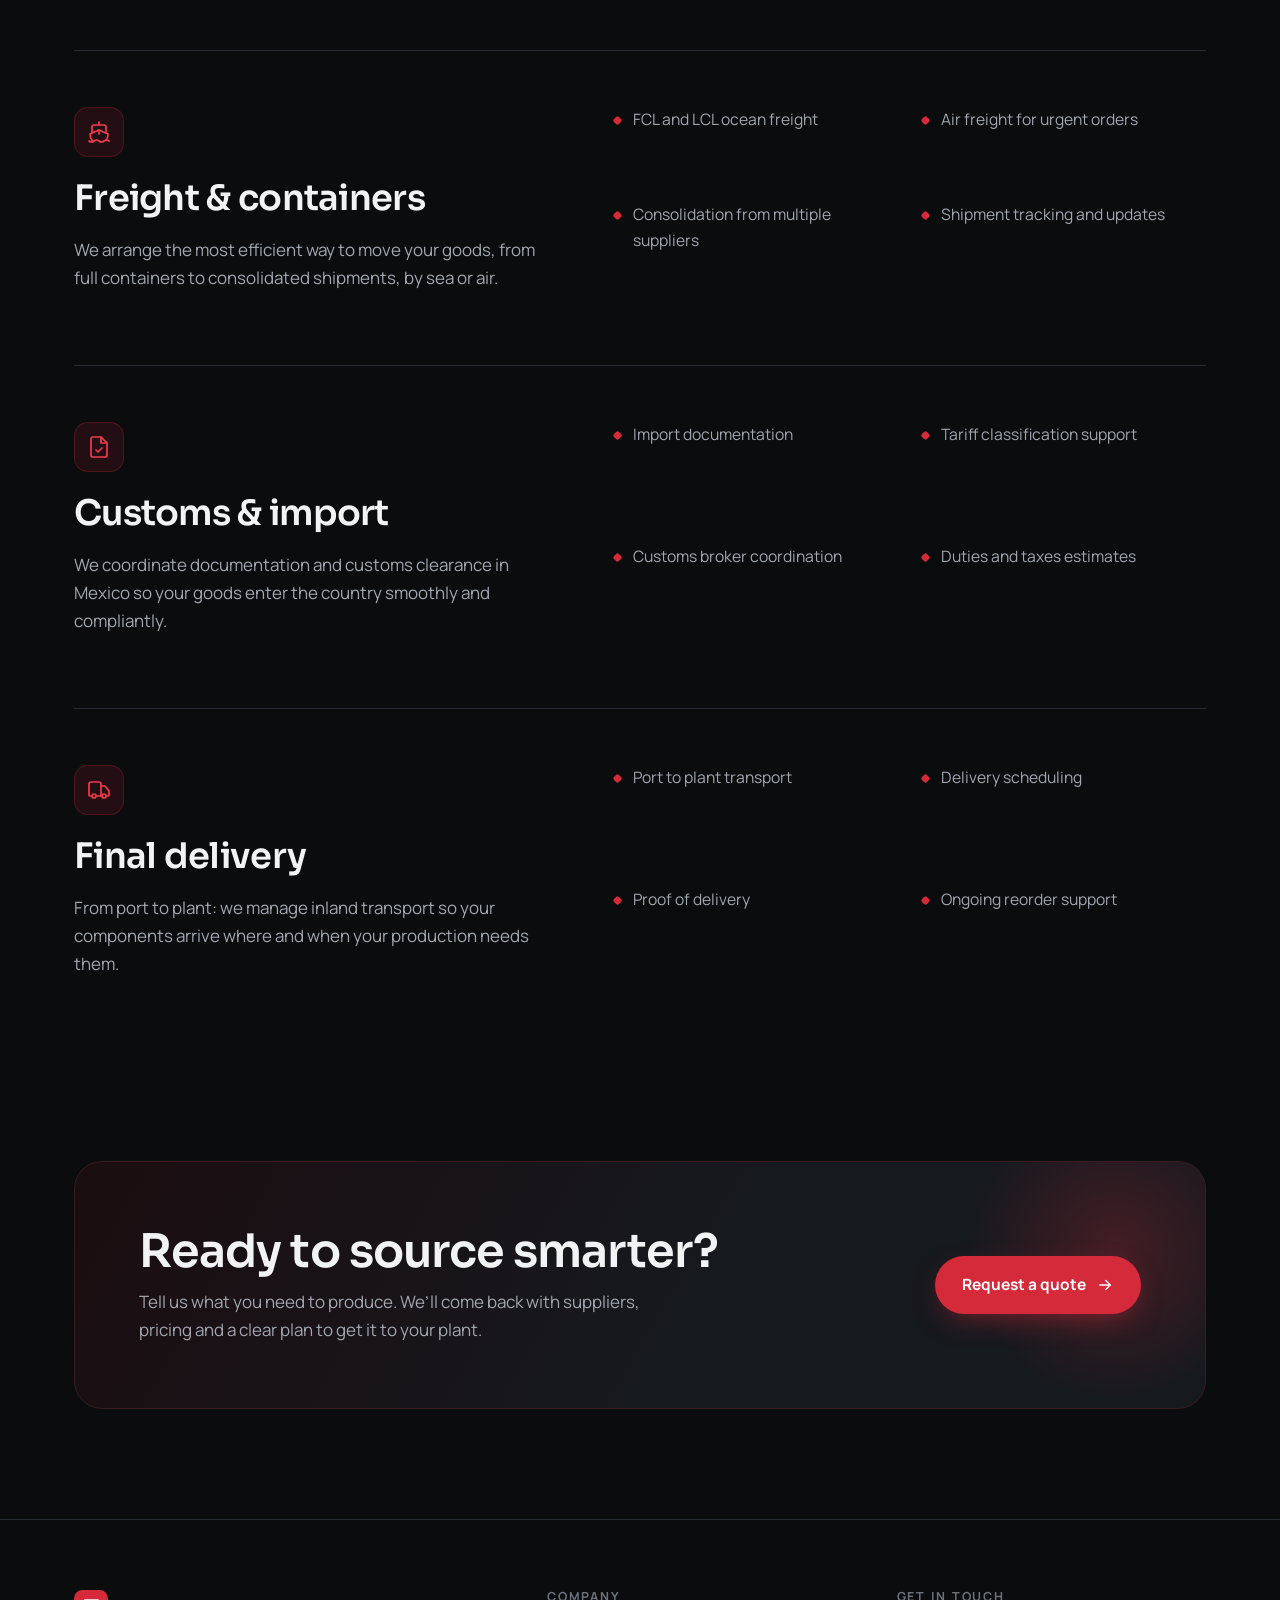
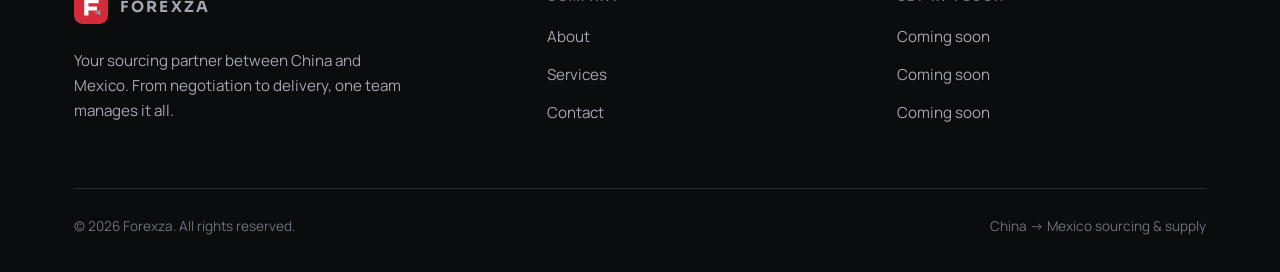
<file: services.html>
<!doctype html>
<html lang="en">
<head>
<meta charset="utf-8">
<meta name="viewport" content="width=device-width, initial-scale=1">
<title>Services | Forexza</title>
<meta name="description" content="Supplier sourcing, negotiation, quality control, freight, customs and delivery from China to Mexico.">
<meta name="theme-color" content="#0b0c0e">
<meta property="og:title" content="Services | Forexza">
<meta property="og:description" content="Supplier sourcing, negotiation, quality control, freight, customs and delivery from China to Mexico.">
<meta property="og:type" content="website">
<link rel="icon" href="/assets/favicon.svg" type="image/svg+xml">
<link rel="preconnect" href="https://fonts.googleapis.com">
<link rel="preconnect" href="https://fonts.gstatic.com" crossorigin>
<link href="https://fonts.googleapis.com/css2?family=Manrope:wght@400;500;600;700&family=Sora:wght@500;600;700&display=swap" rel="stylesheet">
<link rel="stylesheet" href="/assets/styles.css">
</head>
<body>
<header class="site-header">
  <div class="container nav">
    <a href="/" class="logo" aria-label="Forexza home"><svg class="logo-mark" viewBox="0 0 40 40" aria-hidden="true"><rect width="40" height="40" rx="10" fill="#d42a3a"/><path d="M12 11h17v4.5H17v4h10v4.5H17V30h-5z" fill="#fff"/><path d="M24 26.5 31 30v-7z" fill="#8b9099"/></svg><span class="word">FOREXZA</span></a>
    <ul class="nav-links" id="nav-links"><li><a href="/" class="" data-i18n="nav.home">Home</a></li><li><a href="/about" class="" data-i18n="nav.about">About</a></li><li><a href="/services" class="active" data-i18n="nav.services">Services</a></li><li><a href="/contact" class="" data-i18n="nav.contact">Contact</a></li></ul>
    <div class="nav-actions">
      <div class="lang-toggle" role="group" aria-label="Language">
        <button type="button" data-lang="en" class="on">EN</button><button type="button" data-lang="es">ES</button>
      </div>
      <a href="/contact" class="btn btn-primary"><span data-i18n="nav.cta">Get a quote</span></a>
      <button class="menu-btn" id="menu-btn" aria-label="Open menu" aria-expanded="false" aria-controls="nav-links"><svg viewBox="0 0 24 24" fill="none" stroke="currentColor" stroke-width="1.7" stroke-linecap="round" stroke-linejoin="round" aria-hidden="true"><path d="M4 7h16M4 12h16M4 17h16"/></svg></button>
    </div>
  </div>
</header>
<main>
<section class="page-hero">
  <div class="container">
    <span class="eyebrow" data-i18n="svc.eyebrow">Services</span>
    <h1 data-i18n-html="svc.h1">Everything between the factory and <span class="accent">your production line</span>.</h1>
    <p class="lead" data-i18n="svc.lead">Use us for the full journey or just the steps you need. Either way, you get one accountable partner.</p>
  </div>
</section>
<section class="section">
  <div class="container"><div class="service reveal">
      <div><div class="icon"><svg viewBox="0 0 24 24" fill="none" stroke="currentColor" stroke-width="1.7" stroke-linecap="round" stroke-linejoin="round" aria-hidden="true"><circle cx="11" cy="11" r="7"/><path d="m20 20-3.5-3.5"/></svg></div><h2 data-i18n="svc.sv1.h">Supplier sourcing</h2><p data-i18n="svc.sv1.p">We find manufacturers in China that match your technical specifications, volumes and budget, and vet them before you commit.</p></div>
      <ul><li><span data-i18n="svc.sv1.i0">Supplier search and shortlisting</span></li><li><span data-i18n="svc.sv1.i1">Factory background checks</span></li><li><span data-i18n="svc.sv1.i2">Samples and prototypes</span></li><li><span data-i18n="svc.sv1.i3">Alternative supplier options</span></li></ul>
    </div><div class="service reveal">
      <div><div class="icon"><svg viewBox="0 0 24 24" fill="none" stroke="currentColor" stroke-width="1.7" stroke-linecap="round" stroke-linejoin="round" aria-hidden="true"><path d="m11 17 2 2a1 1 0 1 0 3-3"/><path d="m14 14 2.5 2.5a1 1 0 1 0 3-3l-3.88-3.88a3 3 0 0 0-4.24 0l-.88.88a1 1 0 1 1-3-3l2.81-2.81a5.79 5.79 0 0 1 7.06-.87l.47.28a2 2 0 0 0 1.42.25L21 4"/><path d="m21 3 1 11h-2"/><path d="M3 3 2 14l6.5 6.5a1 1 0 1 0 3-3"/><path d="M3 4h8"/></svg></div><h2 data-i18n="svc.sv2.h">Price negotiation</h2><p data-i18n="svc.sv2.p">We negotiate directly with suppliers in their language to secure competitive pricing, payment terms and realistic lead times.</p></div>
      <ul><li><span data-i18n="svc.sv2.i0">Unit price and volume discounts</span></li><li><span data-i18n="svc.sv2.i1">Payment terms</span></li><li><span data-i18n="svc.sv2.i2">Production lead times</span></li><li><span data-i18n="svc.sv2.i3">Contract and order terms</span></li></ul>
    </div><div class="service reveal">
      <div><div class="icon"><svg viewBox="0 0 24 24" fill="none" stroke="currentColor" stroke-width="1.7" stroke-linecap="round" stroke-linejoin="round" aria-hidden="true"><path d="M12 22s8-4 8-10V5l-8-3-8 3v7c0 6 8 10 8 10z"/><path d="m9 12 2 2 4-4"/></svg></div><h2 data-i18n="svc.sv3.h">Quality control</h2><p data-i18n="svc.sv3.p">Inspections at the factory before shipment confirm your goods meet specification, so defects are caught before they cross the ocean.</p></div>
      <ul><li><span data-i18n="svc.sv3.i0">Pre-production checks</span></li><li><span data-i18n="svc.sv3.i1">In-line production inspections</span></li><li><span data-i18n="svc.sv3.i2">Pre-shipment inspection</span></li><li><span data-i18n="svc.sv3.i3">Photo and written reports</span></li></ul>
    </div><div class="service reveal">
      <div><div class="icon"><svg viewBox="0 0 24 24" fill="none" stroke="currentColor" stroke-width="1.7" stroke-linecap="round" stroke-linejoin="round" aria-hidden="true"><path d="M2 21c.6.5 1.2 1 2.5 1 2.5 0 2.5-2 5-2 1.3 0 1.9.5 2.5 1 .6.5 1.2 1 2.5 1 2.5 0 2.5-2 5-2 1.3 0 1.9.5 2.5 1"/><path d="M19.38 20A11.6 11.6 0 0 0 21 14l-9-4-9 4c0 2.9.94 5.34 2.81 7.76"/><path d="M19 13V7a2 2 0 0 0-2-2H7a2 2 0 0 0-2 2v6"/><path d="M12 10v4"/><path d="M12 2v3"/></svg></div><h2 data-i18n="svc.sv4.h">Freight &amp; containers</h2><p data-i18n="svc.sv4.p">We arrange the most efficient way to move your goods, from full containers to consolidated shipments, by sea or air.</p></div>
      <ul><li><span data-i18n="svc.sv4.i0">FCL and LCL ocean freight</span></li><li><span data-i18n="svc.sv4.i1">Air freight for urgent orders</span></li><li><span data-i18n="svc.sv4.i2">Consolidation from multiple suppliers</span></li><li><span data-i18n="svc.sv4.i3">Shipment tracking and updates</span></li></ul>
    </div><div class="service reveal">
      <div><div class="icon"><svg viewBox="0 0 24 24" fill="none" stroke="currentColor" stroke-width="1.7" stroke-linecap="round" stroke-linejoin="round" aria-hidden="true"><path d="M14 2H6a2 2 0 0 0-2 2v16a2 2 0 0 0 2 2h12a2 2 0 0 0 2-2V8z"/><path d="M14 2v6h6"/><path d="m9 15 2 2 4-4"/></svg></div><h2 data-i18n="svc.sv5.h">Customs &amp; import</h2><p data-i18n="svc.sv5.p">We coordinate documentation and customs clearance in Mexico so your goods enter the country smoothly and compliantly.</p></div>
      <ul><li><span data-i18n="svc.sv5.i0">Import documentation</span></li><li><span data-i18n="svc.sv5.i1">Tariff classification support</span></li><li><span data-i18n="svc.sv5.i2">Customs broker coordination</span></li><li><span data-i18n="svc.sv5.i3">Duties and taxes estimates</span></li></ul>
    </div><div class="service reveal">
      <div><div class="icon"><svg viewBox="0 0 24 24" fill="none" stroke="currentColor" stroke-width="1.7" stroke-linecap="round" stroke-linejoin="round" aria-hidden="true"><path d="M14 18V6a2 2 0 0 0-2-2H4a2 2 0 0 0-2 2v11a1 1 0 0 0 1 1h2"/><path d="M15 18H9"/><path d="M19 18h2a1 1 0 0 0 1-1v-3.65a1 1 0 0 0-.22-.62l-3.48-4.35A1 1 0 0 0 17.52 8H14"/><circle cx="17" cy="18" r="2"/><circle cx="7" cy="18" r="2"/></svg></div><h2 data-i18n="svc.sv6.h">Final delivery</h2><p data-i18n="svc.sv6.p">From port to plant: we manage inland transport so your components arrive where and when your production needs them.</p></div>
      <ul><li><span data-i18n="svc.sv6.i0">Port to plant transport</span></li><li><span data-i18n="svc.sv6.i1">Delivery scheduling</span></li><li><span data-i18n="svc.sv6.i2">Proof of delivery</span></li><li><span data-i18n="svc.sv6.i3">Ongoing reorder support</span></li></ul>
    </div></div>
</section>
<section class="section" style="padding-top:0">
  <div class="container">
    <div class="cta-band reveal">
      <div>
        <h2 data-i18n="cta.h">Ready to source smarter?</h2>
        <p data-i18n="cta.p">Tell us what you need to produce. We’ll come back with suppliers, pricing and a clear plan to get it to your plant.</p>
      </div>
      <a href="/contact" class="btn btn-primary"><span data-i18n="cta.btn">Request a quote</span> <svg viewBox="0 0 24 24" fill="none" stroke="currentColor" stroke-width="1.7" stroke-linecap="round" stroke-linejoin="round" aria-hidden="true"><path d="M5 12h14"/><path d="m13 6 6 6-6 6"/></svg></a>
    </div>
  </div>
</section>

</main>
<footer class="site-footer">
  <div class="container">
    <div class="footer-grid">
      <div>
        <a href="/" class="logo"><svg class="logo-mark" viewBox="0 0 40 40" aria-hidden="true"><rect width="40" height="40" rx="10" fill="#d42a3a"/><path d="M12 11h17v4.5H17v4h10v4.5H17V30h-5z" fill="#fff"/><path d="M24 26.5 31 30v-7z" fill="#8b9099"/></svg><span class="word">FOREXZA</span></a>
        <p data-i18n="ft.blurb">Your sourcing partner between China and Mexico. From negotiation to delivery, one team manages it all.</p>
      </div>
      <div>
        <h4 data-i18n="ft.company">Company</h4>
        <ul>
          <li><a href="/about" data-i18n="nav.about">About</a></li>
          <li><a href="/services" data-i18n="nav.services">Services</a></li>
          <li><a href="/contact" data-i18n="nav.contact">Contact</a></li>
        </ul>
      </div>
      <div>
        <h4 data-i18n="ft.reach">Get in touch</h4>
        <ul>
          <li><a data-config="email" href="#">—</a></li>
          <li><a data-config="phone" href="#">—</a></li>
          <li><span data-config="location" style="color:var(--muted);font-size:.95rem">—</span></li>
        </ul>
      </div>
    </div>
    <div class="footer-bottom">
      <span>© <span id="year">2026</span> Forexza. <span data-i18n="ft.rights">All rights reserved.</span></span>
      <span><span data-i18n="ft.tag">China → Mexico sourcing &amp; supply</span></span>
    </div>
  </div>
</footer>
<script src="/assets/config.js"></script>
<script src="/assets/i18n.js"></script>
<script src="/assets/main.js"></script>
</body>
</html>
</file>
<file: assets/styles.css>
/* ==========================================================
   Forexza — site styles
   Brand colours live in :root. Swap --red / --grey-* to match
   the exact values in your logo file.
   ========================================================== */
:root {
  --bg: #0b0c0e;
  --bg-2: #111317;
  --surface: #16191e;
  --surface-2: #1c2026;
  --line: #272b33;
  --text: #f2f3f5;
  --muted: #a1a6af;
  --dim: #6c727c;
  --red: #d42a3a;
  --red-2: #ef3b4c;
  --red-soft: rgba(212, 42, 58, 0.12);
  --grey: #8b9099;
  --radius: 14px;
  --radius-lg: 22px;
  --max: 1180px;
  --font-display: "Sora", system-ui, sans-serif;
  --font-body: "Manrope", system-ui, sans-serif;
}

*, *::before, *::after { box-sizing: border-box; }
html { scroll-behavior: smooth; -webkit-text-size-adjust: 100%; }
body {
  margin: 0;
  background: var(--bg);
  color: var(--text);
  font-family: var(--font-body);
  font-size: 17px;
  line-height: 1.65;
  -webkit-font-smoothing: antialiased;
  overflow-x: hidden;
}
img, svg { display: block; max-width: 100%; }
a { color: inherit; text-decoration: none; }
h1, h2, h3, h4 {
  font-family: var(--font-display);
  line-height: 1.12;
  letter-spacing: -0.02em;
  margin: 0 0 0.5em;
  font-weight: 600;
}
h1 { font-size: clamp(2.4rem, 5.6vw, 4.4rem); }
h2 { font-size: clamp(1.9rem, 3.6vw, 2.9rem); }
h3 { font-size: 1.25rem; }
p { margin: 0 0 1em; color: var(--muted); }
.container { width: 100%; max-width: var(--max); margin: 0 auto; padding: 0 24px; }
.accent { color: var(--red-2); }
.eyebrow {
  display: inline-flex; align-items: center; gap: 10px;
  font-size: 0.78rem; font-weight: 700; letter-spacing: 0.16em;
  text-transform: uppercase; color: var(--grey); margin-bottom: 18px;
}
.eyebrow::before { content: ""; width: 26px; height: 2px; background: var(--red); }
.lead { font-size: 1.15rem; max-width: 640px; }
.section { padding: 110px 0; }
.section-alt { background: var(--bg-2); border-top: 1px solid var(--line); border-bottom: 1px solid var(--line); }
.section-head { max-width: 720px; margin-bottom: 56px; }
.section-head.center { margin-left: auto; margin-right: auto; text-align: center; }
.section-head.center .eyebrow::before { display: none; }

/* ---------- Buttons ---------- */
.btn {
  display: inline-flex; align-items: center; justify-content: center; gap: 10px;
  padding: 15px 26px; border-radius: 999px; font-weight: 700; font-size: 0.97rem;
  border: 1px solid transparent; cursor: pointer; transition: all .2s ease;
  font-family: var(--font-body);
}
.btn-primary { background: var(--red); color: #fff; box-shadow: 0 10px 30px -10px rgba(212,42,58,.6); }
.btn-primary:hover { background: var(--red-2); transform: translateY(-1px); }
.btn-ghost { border-color: var(--line); color: var(--text); background: rgba(255,255,255,.02); }
.btn-ghost:hover { border-color: var(--grey); }
.btn svg { width: 18px; height: 18px; }
.btn-row { display: flex; flex-wrap: wrap; gap: 14px; }

/* ---------- Header ---------- */
.site-header {
  position: sticky; top: 0; z-index: 50;
  background: rgba(11, 12, 14, 0.78);
  backdrop-filter: saturate(160%) blur(14px);
  -webkit-backdrop-filter: saturate(160%) blur(14px);
  border-bottom: 1px solid transparent; transition: border-color .2s;
}
.site-header.scrolled { border-bottom-color: var(--line); }
.nav { display: flex; align-items: center; justify-content: space-between; height: 76px; gap: 24px; }
.logo { display: inline-flex; align-items: center; gap: 12px; font-family: var(--font-display); font-weight: 700; letter-spacing: 0.14em; font-size: 1.08rem; }
.logo img { height: 34px; width: auto; }
.logo-mark { width: 34px; height: 34px; }
.nav-links { display: flex; align-items: center; gap: 34px; list-style: none; margin: 0; padding: 0; }
.nav-links a { color: var(--muted); font-weight: 600; font-size: 0.95rem; transition: color .2s; position: relative; }
.nav-links a:hover, .nav-links a.active { color: var(--text); }
.nav-links a.active::after { content: ""; position: absolute; left: 0; right: 0; bottom: -8px; height: 2px; background: var(--red); border-radius: 2px; }
.nav-actions { display: flex; align-items: center; gap: 14px; }
.lang-toggle {
  display: inline-flex; border: 1px solid var(--line); border-radius: 999px; padding: 3px; background: var(--surface);
}
.lang-toggle button {
  border: 0; background: transparent; color: var(--dim); font: 700 0.75rem var(--font-body);
  letter-spacing: .08em; padding: 6px 11px; border-radius: 999px; cursor: pointer;
}
.lang-toggle button.on { background: var(--surface-2); color: var(--text); }
.nav .btn { padding: 11px 20px; font-size: 0.9rem; }
.menu-btn { display: none; background: none; border: 1px solid var(--line); border-radius: 10px; width: 44px; height: 44px; color: var(--text); cursor: pointer; align-items: center; justify-content: center; }
.menu-btn svg { width: 22px; height: 22px; }

/* ---------- Hero ---------- */
.hero { position: relative; padding: 110px 0 120px; overflow: hidden; }
.hero::before {
  content: ""; position: absolute; inset: -20% -10% auto auto; width: 760px; height: 760px;
  background: radial-gradient(closest-side, rgba(212,42,58,.20), transparent 70%);
  pointer-events: none;
}
.hero-grid { display: grid; grid-template-columns: 1.1fr 0.9fr; gap: 60px; align-items: center; position: relative; }
.hero h1 { margin-bottom: 24px; }
.hero .lead { margin-bottom: 36px; }
.hero-badges { display: flex; flex-wrap: wrap; gap: 10px 22px; margin-top: 44px; }
.hero-badges span { display: inline-flex; align-items: center; gap: 8px; font-size: 0.9rem; color: var(--muted); font-weight: 600; }
.hero-badges svg { width: 18px; height: 18px; color: var(--red-2); }

.route-card {
  position: relative; background: linear-gradient(160deg, var(--surface) 0%, var(--bg-2) 100%);
  border: 1px solid var(--line); border-radius: var(--radius-lg); padding: 30px; box-shadow: 0 40px 80px -40px rgba(0,0,0,.8);
}
.route-card .route-svg { width: 100%; height: auto; }
.route-path { stroke-dasharray: 6 8; animation: dash 1.6s linear infinite; }
@keyframes dash { to { stroke-dashoffset: -28; } }
.route-legend { display: flex; justify-content: space-between; margin-top: 18px; gap: 12px; }
.route-legend div { font-size: 0.82rem; color: var(--dim); }
.route-legend strong { display: block; color: var(--text); font-family: var(--font-display); font-size: 1.05rem; font-weight: 600; }
.route-steps { margin-top: 22px; display: grid; gap: 10px; }
.route-step { display: flex; align-items: center; gap: 12px; padding: 12px 14px; background: rgba(255,255,255,.02); border: 1px solid var(--line); border-radius: 12px; font-size: 0.92rem; font-weight: 600; color: var(--muted); }
.route-step i { width: 8px; height: 8px; border-radius: 50%; background: var(--red); box-shadow: 0 0 0 4px var(--red-soft); flex: none; }
.route-step em { margin-left: auto; font-style: normal; font-size: 0.75rem; color: var(--dim); letter-spacing: .08em; text-transform: uppercase; }

/* ---------- Page hero (inner pages) ---------- */
.page-hero { padding: 100px 0 70px; position: relative; overflow: hidden; border-bottom: 1px solid var(--line); }
.page-hero::before {
  content: ""; position: absolute; right: -200px; top: -260px; width: 640px; height: 640px;
  background: radial-gradient(closest-side, rgba(212,42,58,.16), transparent 70%);
}
.page-hero .container { position: relative; }

/* ---------- Cards / grids ---------- */
.grid-3 { display: grid; grid-template-columns: repeat(3, 1fr); gap: 22px; }
.grid-2 { display: grid; grid-template-columns: repeat(2, 1fr); gap: 22px; }
.card {
  background: var(--surface); border: 1px solid var(--line); border-radius: var(--radius-lg);
  padding: 32px; transition: border-color .25s, transform .25s;
}
.card:hover { border-color: #3a3f49; transform: translateY(-2px); }
.card p { margin-bottom: 0; font-size: 0.98rem; }
.icon {
  width: 50px; height: 50px; border-radius: 14px; display: grid; place-items: center;
  background: var(--red-soft); color: var(--red-2); margin-bottom: 22px; border: 1px solid rgba(212,42,58,.25);
}
.icon svg { width: 24px; height: 24px; }
.card .num { font-family: var(--font-display); font-size: 0.85rem; color: var(--dim); letter-spacing: .1em; margin-bottom: 14px; display: block; }

/* Process timeline */
.process { display: grid; grid-template-columns: repeat(6, 1fr); gap: 0; position: relative; counter-reset: step; }
.process::before { content: ""; position: absolute; left: 4%; right: 4%; top: 25px; height: 1px; background: linear-gradient(90deg, transparent, var(--line) 8%, var(--line) 92%, transparent); }
.process-step { position: relative; padding: 0 12px; text-align: center; }
.process-step .dot {
  width: 50px; height: 50px; margin: 0 auto 20px; border-radius: 50%; background: var(--bg-2);
  border: 1px solid var(--line); display: grid; place-items: center; font-family: var(--font-display);
  font-weight: 600; font-size: 0.95rem; color: var(--text); position: relative;
}
.process-step:first-child .dot, .process-step:last-child .dot { border-color: var(--red); color: var(--red-2); }
.process-step h3 { font-size: 1.02rem; margin-bottom: 8px; }
.process-step p { font-size: 0.88rem; margin: 0; }

/* Sectors */
.sectors { display: flex; flex-wrap: wrap; gap: 12px; }
.chip {
  display: inline-flex; align-items: center; gap: 10px; padding: 12px 20px; border-radius: 999px;
  border: 1px solid var(--line); background: var(--surface); font-weight: 600; font-size: 0.95rem; color: var(--text);
}
.chip i { width: 6px; height: 6px; background: var(--red); border-radius: 50%; }

/* Split feature */
.split { display: grid; grid-template-columns: 1fr 1fr; gap: 70px; align-items: center; }
.checklist { list-style: none; padding: 0; margin: 28px 0 0; display: grid; gap: 16px; }
.checklist li { display: flex; gap: 14px; color: var(--muted); }
.checklist li svg { width: 22px; height: 22px; color: var(--red-2); flex: none; margin-top: 3px; }
.checklist strong { color: var(--text); display: block; font-weight: 700; }
.panel { background: var(--surface); border: 1px solid var(--line); border-radius: var(--radius-lg); padding: 40px; }
.panel-stat { display: grid; grid-template-columns: 1fr 1fr; gap: 1px; background: var(--line); border-radius: var(--radius); overflow: hidden; border: 1px solid var(--line); }
.panel-stat div { background: var(--surface); padding: 28px 24px; }
.panel-stat strong { display: block; font-family: var(--font-display); font-size: 1.5rem; color: var(--text); margin-bottom: 4px; font-weight: 600; }
.panel-stat span { color: var(--dim); font-size: 0.9rem; }

/* Service detail */
.service { display: grid; grid-template-columns: 0.9fr 1.1fr; gap: 56px; padding: 56px 0; border-top: 1px solid var(--line); }
.service:first-of-type { border-top: 0; padding-top: 0; }
.service h2 { font-size: clamp(1.6rem, 2.8vw, 2.2rem); }
.service ul { list-style: none; padding: 0; margin: 0; display: grid; grid-template-columns: 1fr 1fr; gap: 14px 24px; }
.service li { display: flex; gap: 12px; color: var(--muted); font-size: 0.98rem; }
.service li::before { content: ""; width: 7px; height: 7px; background: var(--red); border-radius: 2px; transform: rotate(45deg); margin-top: 10px; flex: none; }

/* CTA band */
.cta-band {
  position: relative; overflow: hidden; border-radius: 28px; padding: 64px;
  background: linear-gradient(120deg, #1b0d10 0%, var(--surface) 55%);
  border: 1px solid #3a1d22; display: flex; align-items: center; justify-content: space-between; gap: 40px;
}
.cta-band::after { content: ""; position: absolute; right: -120px; top: -120px; width: 420px; height: 420px; background: radial-gradient(closest-side, rgba(212,42,58,.25), transparent 70%); }
.cta-band > * { position: relative; z-index: 1; }
.cta-band h2 { margin-bottom: 10px; }
.cta-band p { margin: 0; max-width: 520px; }

/* ---------- Contact ---------- */
.contact-grid { display: grid; grid-template-columns: 0.8fr 1.2fr; gap: 56px; align-items: start; }
.contact-info { display: grid; gap: 16px; }
.contact-item { display: flex; gap: 16px; align-items: flex-start; padding: 22px; border: 1px solid var(--line); border-radius: var(--radius); background: var(--surface); }
.contact-item .icon { margin: 0; width: 44px; height: 44px; flex: none; }
.contact-item small { display: block; color: var(--dim); font-size: 0.78rem; letter-spacing: .1em; text-transform: uppercase; font-weight: 700; }
.contact-item a, .contact-item span { color: var(--text); font-weight: 600; word-break: break-word; }
.contact-item a:hover { color: var(--red-2); }

form.panel { display: grid; gap: 20px; }
.form-row { display: grid; grid-template-columns: 1fr 1fr; gap: 20px; }
.field { display: grid; gap: 8px; }
.field label { font-size: 0.86rem; font-weight: 700; color: var(--text); }
.field label .req { color: var(--red-2); }
.field input, .field select, .field textarea {
  width: 100%; background: var(--bg-2); border: 1px solid var(--line); color: var(--text);
  border-radius: 12px; padding: 14px 16px; font: 500 1rem var(--font-body); transition: border-color .2s, box-shadow .2s;
}
.field textarea { min-height: 130px; resize: vertical; }
.field select { appearance: none; background-image: url("data:image/svg+xml,%3Csvg xmlns='http://www.w3.org/2000/svg' width='12' height='8' viewBox='0 0 12 8'%3E%3Cpath d='M1 1l5 5 5-5' stroke='%23a1a6af' stroke-width='1.6' fill='none'/%3E%3C/svg%3E"); background-repeat: no-repeat; background-position: right 16px center; padding-right: 40px; }
.field input:focus, .field select:focus, .field textarea:focus { outline: none; border-color: var(--red); box-shadow: 0 0 0 4px var(--red-soft); }
.field input::placeholder, .field textarea::placeholder { color: var(--dim); }
.form-note { font-size: 0.85rem; color: var(--dim); margin: 0; }
.form-status { display: none; padding: 14px 16px; border-radius: 12px; font-weight: 600; font-size: 0.95rem; }
.form-status.ok { display: block; background: rgba(46, 160, 98, .12); color: #7fdcaa; border: 1px solid rgba(46,160,98,.3); }
.form-status.err { display: block; background: var(--red-soft); color: #ff8f99; border: 1px solid rgba(212,42,58,.35); }
.hp { position: absolute; left: -9999px; }

/* ---------- Footer ---------- */
.site-footer { border-top: 1px solid var(--line); padding: 70px 0 34px; background: var(--bg); }
.footer-grid { display: grid; grid-template-columns: 1.4fr 1fr 1fr; gap: 40px; margin-bottom: 50px; }
.footer-grid p { font-size: 0.95rem; max-width: 340px; margin-top: 16px; }
.footer-grid h4 { font-family: var(--font-body); font-size: 0.78rem; text-transform: uppercase; letter-spacing: .14em; color: var(--dim); margin-bottom: 18px; font-weight: 700; }
.footer-grid ul { list-style: none; margin: 0; padding: 0; display: grid; gap: 10px; }
.footer-grid a { color: var(--muted); font-size: 0.95rem; }
.footer-grid a:hover { color: var(--text); }
.footer-bottom { display: flex; justify-content: space-between; flex-wrap: wrap; gap: 12px; padding-top: 26px; border-top: 1px solid var(--line); font-size: 0.85rem; color: var(--dim); }

/* ---------- Reveal on scroll ---------- */
.reveal { opacity: 0; transform: translateY(18px); transition: opacity .7s ease, transform .7s ease; }
.reveal.in { opacity: 1; transform: none; }
@media (prefers-reduced-motion: reduce) {
  .reveal { opacity: 1; transform: none; transition: none; }
  .route-path { animation: none; }
  html { scroll-behavior: auto; }
}

/* ---------- Responsive ---------- */
@media (max-width: 1020px) {
  .hero-grid, .split, .contact-grid, .service { grid-template-columns: 1fr; gap: 44px; }
  .process { grid-template-columns: repeat(3, 1fr); row-gap: 44px; }
  .process::before { display: none; }
  .grid-3 { grid-template-columns: repeat(2, 1fr); }
  .cta-band { flex-direction: column; align-items: flex-start; padding: 48px 36px; }
  .footer-grid { grid-template-columns: 1fr 1fr; }
  .footer-grid > div:first-child { grid-column: 1 / -1; }
}
@media (max-width: 860px) {
  .menu-btn { display: inline-flex; }
  .nav-links {
    position: fixed; inset: 76px 0 auto 0; flex-direction: column; align-items: stretch; gap: 0;
    background: var(--bg); border-bottom: 1px solid var(--line); padding: 8px 24px 20px;
    transform: translateY(-8px); opacity: 0; pointer-events: none; transition: all .2s ease;
  }
  .nav-links.open { transform: none; opacity: 1; pointer-events: auto; }
  .nav-links li a { display: block; padding: 14px 0; border-bottom: 1px solid var(--line); font-size: 1.05rem; }
  .nav-links a.active::after { display: none; }
  .nav-links a.active { color: var(--red-2); }
  .nav-actions .btn { display: none; }
}
@media (max-width: 640px) {
  body { font-size: 16px; }
  .container { padding: 0 16px; }
  .section { padding: 76px 0; }
  .hero { padding: 64px 0 80px; }
  .page-hero { padding: 64px 0 50px; }
  .grid-3, .grid-2, .form-row, .service ul { grid-template-columns: 1fr; }
  .process { grid-template-columns: 1fr 1fr; }
  .card, .panel { padding: 26px; }
  .cta-band { padding: 40px 24px; border-radius: 22px; }
  .footer-grid { grid-template-columns: 1fr; }
  .logo span.word { font-size: 0.98rem; }
  .route-card { padding: 20px; }
}
.panel-stat + p { margin: 24px 0 0; }
</file>
